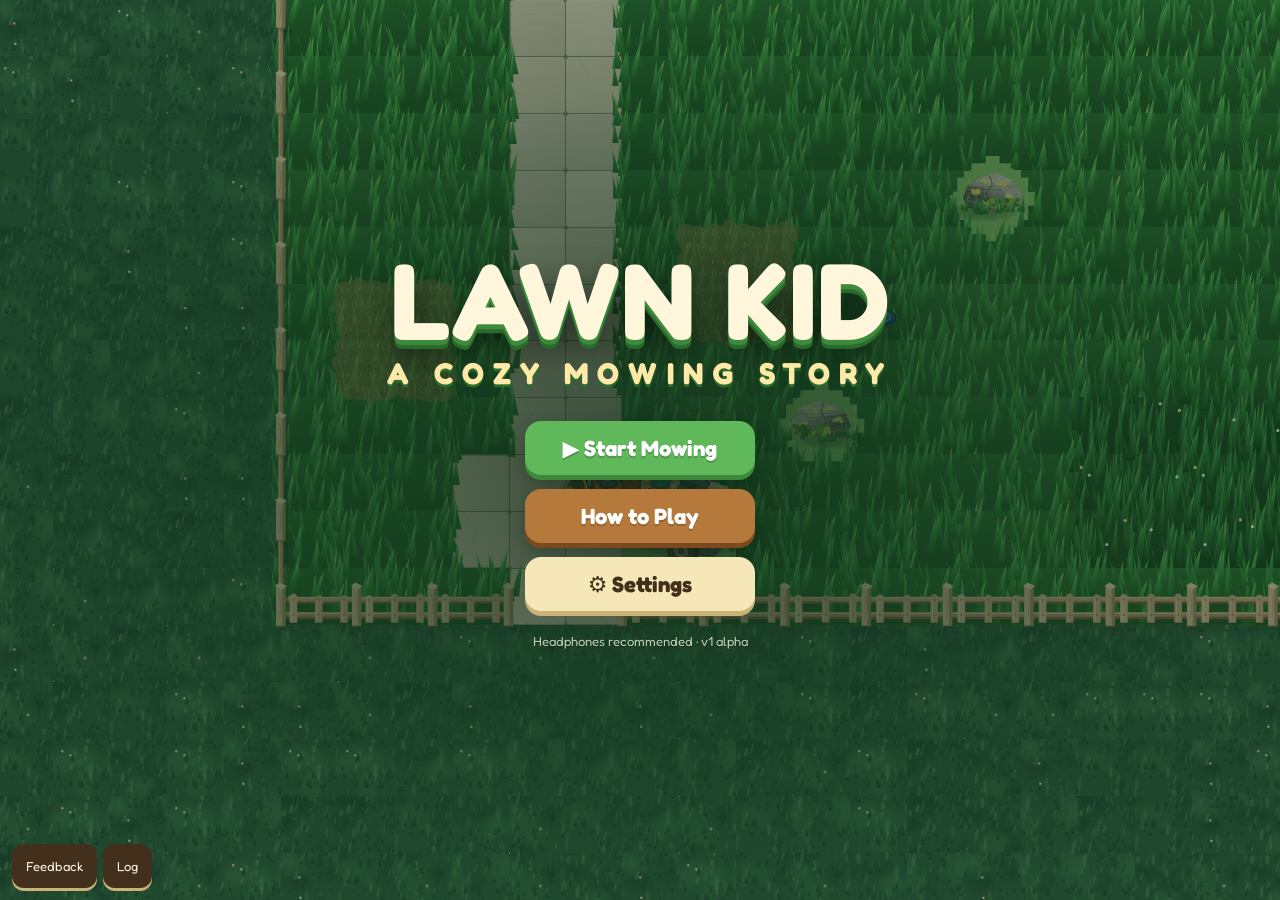
<file: index.html>
<!doctype html>
<html lang="en">
<head>
<meta charset="utf-8">
<meta name="viewport" content="width=device-width, initial-scale=1, maximum-scale=1, user-scalable=no, viewport-fit=cover">
<meta name="theme-color" content="#2b5a3a">
<meta name="apple-mobile-web-app-capable" content="yes">
<title>Lawn Kid</title>
<link rel="icon" href="data:image/svg+xml,%3Csvg xmlns='http://www.w3.org/2000/svg' viewBox='0 0 32 32'%3E%3Crect width='32' height='32' rx='7' fill='%236fc24b'/%3E%3Crect y='8' width='32' height='6' fill='%2386d557'/%3E%3Crect y='20' width='32' height='6' fill='%2386d557'/%3E%3Ccircle cx='16' cy='16' r='6' fill='%23d94a2b'/%3E%3C/svg%3E">
<link rel="preconnect" href="https://fonts.googleapis.com">
<link rel="preconnect" href="https://fonts.gstatic.com" crossorigin>
<link href="https://fonts.googleapis.com/css2?family=Fredoka:wght@400;500;600;700&display=swap" rel="stylesheet">
<link rel="stylesheet" href="css/style.css">
<link rel="stylesheet" href="css/feedback.css">
</head>
<body>
<div id="app">
  <canvas id="game"></canvas>

  <div id="hud" class="hidden">
    <div class="hud-top">
      <button id="hud-tool" class="chip tool-chip" title="Truck equipment (Q/E)"><span id="hud-tool-icon">🛞</span><span id="hud-tool-name">Push Reel Mower</span></button>
      <div class="cov-wrap">
        <div class="cov-bar"><div id="cov-fill"></div><div class="cov-mark" style="left:80%"></div></div>
        <div class="cov-text"><span id="cov-pct">0%</span> mowed · <span id="cov-time">0:00</span></div>
      </div>
      <div class="hud-right">
        <div class="chip" id="hud-time">0:00</div>
        <button id="hud-precision" class="chip icon-btn" title="Hold for Precision mode (Shift)" aria-label="Hold for Precision mode" aria-pressed="false">🎯</button>
        <button id="hud-lock" class="chip icon-btn" title="Straight-line lock (L)">↔</button>
        <button id="hud-zoom" class="chip icon-btn" title="Zoom (+/-)">🔍</button>
        <button id="hud-pause" class="chip icon-btn" title="Pause (Esc)">⏸</button>
      </div>
    </div>
    <div class="meter-wrap"><div class="meter-label" id="meter-label">Stamina</div><div class="meter"><div id="meter-fill"></div></div></div>
    <div id="precision-status" class="chip precision-status hidden" role="status">Precision mode · 30% speed</div>
    <div id="grounds-status" class="chip grounds-status" role="status"></div>
    <button id="btn-fertilize" class="big-btn grounds-action hidden">Scatter · Space</button>
    <div id="hint" class="hint hidden"></div>
    <button id="btn-finish" class="big-btn finish hidden">✔ Finish Job</button>
    <div id="touch-ui">
      <div id="joy-base"><div id="joy-knob"></div></div>
    </div>
  </div>

  <div id="screens"></div>
  <div id="toast" class="hidden"></div>
</div>
<script src="js/data.js"></script>
<script src="js/groundskeeping.js"></script>
<script src="js/precision.js"></script>
<script src="js/sim.js"></script>
<script src="js/bot.js"></script>
<script src="js/audio.js"></script>
<script src="js/sprites_nature.js"></script>
<script src="js/sprites_player.js"></script>
<script src="js/sprites_build.js"></script>
<script src="js/render.js"></script>
<script src="js/art-styles.js"></script>
<script src="js/feedback-capture.js"></script>
<script src="js/feedback.js"></script>
<script src="js/main.js"></script>
</body>
</html>
</file>
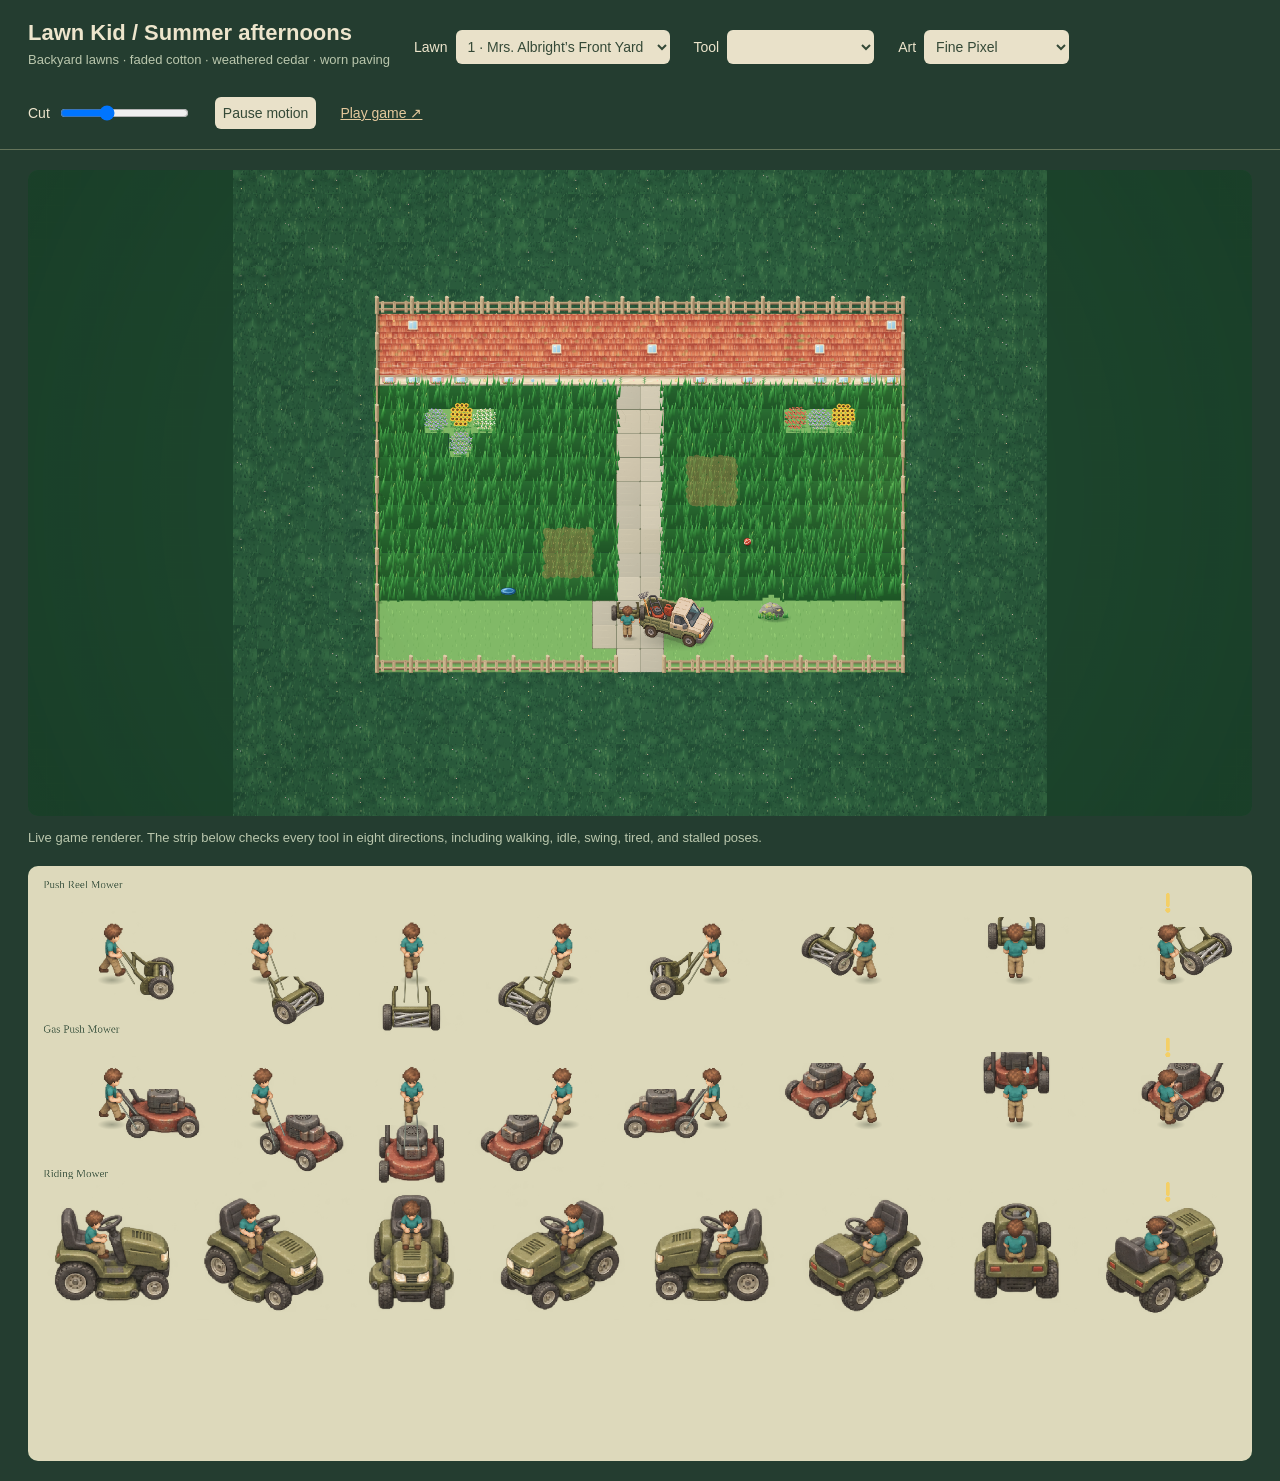
<file: mockups/art-review.html>
<!doctype html>
<html lang="en"><head><meta charset="utf-8"><meta name="viewport" content="width=device-width, initial-scale=1"><title>Lawn Kid · Art review</title>
<style>
*{box-sizing:border-box}body{margin:0;background:#243d30;color:#ede5cc;font:14px 'Trebuchet MS',sans-serif}header{padding:20px 28px;display:flex;gap:24px;align-items:center;flex-wrap:wrap;border-bottom:1px solid #64745a}h1{margin:0;font-size:22px}p{margin:6px 0;color:#bac7ad;font-size:13px}label{display:flex;align-items:center;gap:8px}select,button{font:inherit;background:#e9e1c9;color:#354937;border:0;border-radius:6px;padding:8px}main{padding:20px 28px}canvas{display:block;width:100%;border-radius:10px;background:#244b31}#cast{margin-top:18px}a{color:#e4c89c}.note{margin:12px 0;line-height:1.5}
</style></head><body>
<header><div><h1>Lawn Kid / Summer afternoons</h1><p>Backyard lawns · faded cotton · weathered cedar · worn paving</p></div>
<label>Lawn <select id="level"></select></label><label>Tool <select id="tool"></select></label><label>Art <select id="art"><option value="pixel">Fine Pixel</option><option value="realism">Textured Realism</option></select></label><label>Cut <input id="cut" type="range" min="0" max="100" value="35"></label><button id="motion">Pause motion</button><a href="../index.html">Play game ↗</a></header>
<main><canvas id="scene"></canvas><p class="note">Live game renderer. The strip below checks every tool in eight directions, including walking, idle, swing, tired, and stalled poses.</p><canvas id="cast"></canvas></main>
<script src="../js/data.js"></script><script src="../js/groundskeeping.js"></script><script src="../js/precision.js"></script>
<script src="../js/sim.js"></script><script src="../js/sprites_nature.js"></script><script src="../js/sprites_player.js"></script><script src="../js/sprites_build.js"></script><script src="../js/render.js"></script><script src="../js/art-styles.js"></script>
<script>
const M=MOW, scene=document.querySelector('#scene'), cast=document.querySelector('#cast'), level=document.querySelector('#level'), tool=document.querySelector('#tool'), cut=document.querySelector('#cut');
M.LEVELS.forEach((l,i)=>level.add(new Option((i+1)+' · '+l.name,i)));M.TOOL_ORDER.forEach(t=>tool.add(new Option(M.TOOLS[t].name,t)));
const query=new URLSearchParams(location.search);level.value=query.get('level')||'0';tool.value=query.get('tool')||'scythe';
let state, paused=query.has('still'), time=1.4;
const art=document.querySelector('#art');art.value=query.get('art')==='realism'?'realism':'pixel';
art.onchange=async()=>{await M.ArtStyles.setStyle(art.value);if(paused)draw()};
const casts=M.TOOL_ORDER.map(tool=>M.Sim.create(0,{upgrades:{}},tool));
function rebuild(){state=M.Sim.create(+level.value,{upgrades:{}},tool.value); M.Render.bake(state); const threshold=+cut.value/100;for(let y=0;y<state.H;y++)for(let x=0;x<state.W;x++){const i=y*state.W+x;if(state.grass[i]&&y>state.H*(1-threshold)){state.grass[i]=0;state.dir[i]=x%6<3?1:2;}}}
level.onchange=tool.onchange=cut.oninput=()=>{rebuild();if(paused)draw()};document.querySelector('#motion').textContent=paused?'Resume motion':'Pause motion';document.querySelector('#motion').onclick=()=>{paused=!paused;document.querySelector('#motion').textContent=paused?'Resume motion':'Pause motion'; if(!paused)draw()};
function size(cv,w,h){cv.width=w*2;cv.height=h*2;cv.style.aspectRatio=w+'/'+h;}
size(scene,1440,760);size(cast,1440,700);rebuild();
if(query.has('smoke')){
  try {
    const cv=document.createElement('canvas');cv.width=800;cv.height=500;
    let count=0;
    for(let l=0;l<M.LEVELS.length;l++)for(const t of M.TOOL_ORDER){
      const st=M.Sim.create(l,{upgrades:{}},t);M.Render.bake(st);
      const u=Math.min(cv.width/(st.W*M.CELL),cv.height/(st.H*M.CELL));
      M.Render.draw(cv.getContext('2d'),st,{x:0,y:0},cv.width,cv.height,u,1,{footprint:true});count++;
    }
    document.body.dataset.smoke='PASS: '+count+' lawn/tool scenes rendered'; const result=document.createElement('p'); result.textContent=document.body.dataset.smoke; document.querySelector('header').appendChild(result);
  } catch(e){document.body.dataset.smoke='FAIL: '+e.stack;}
}
function draw(){if(!paused)time+=1/60;const u=Math.min(scene.width/(state.W*M.CELL),scene.height/(state.H*M.CELL));const cam={x:(state.W*M.CELL-scene.width/u)/2,y:(state.H*M.CELL-scene.height/u)/2};M.Render.draw(scene.getContext('2d'),state,cam,scene.width,scene.height,u,time,{footprint:false});
const g=cast.getContext('2d');g.setTransform(2,0,0,2,0,0);g.fillStyle='#ddd9bb';g.fillRect(0,0,1440,700);
M.TOOL_ORDER.forEach((t,row)=>{g.fillStyle='#4d624d';g.font='13px Trebuchet MS';g.fillText(M.TOOLS[t].name,18,26+row*170);for(let col=0;col<8;col++){g.save();g.translate(95+col*178,130+row*170);g.scale(6,6);const cs=casts[row];cs.p.x=0;cs.p.y=0;cs.p.heading=col*Math.PI/4;cs.p.step=time*3;cs.moving=col<6;cs.engine=true;cs.tired=col===6;cs.stall=col===7?1:0;cs.sw=t==='scythe'&&col===0?{a0:0,t:time%M.SCYTHE.duration}:null;M.ArtStyles.drawPlayer(g,cs,time);g.restore();}});if(!paused)requestAnimationFrame(draw);}
M.ArtStyles.setStyle(art.value).then(draw);
</script></body></html>
</file>
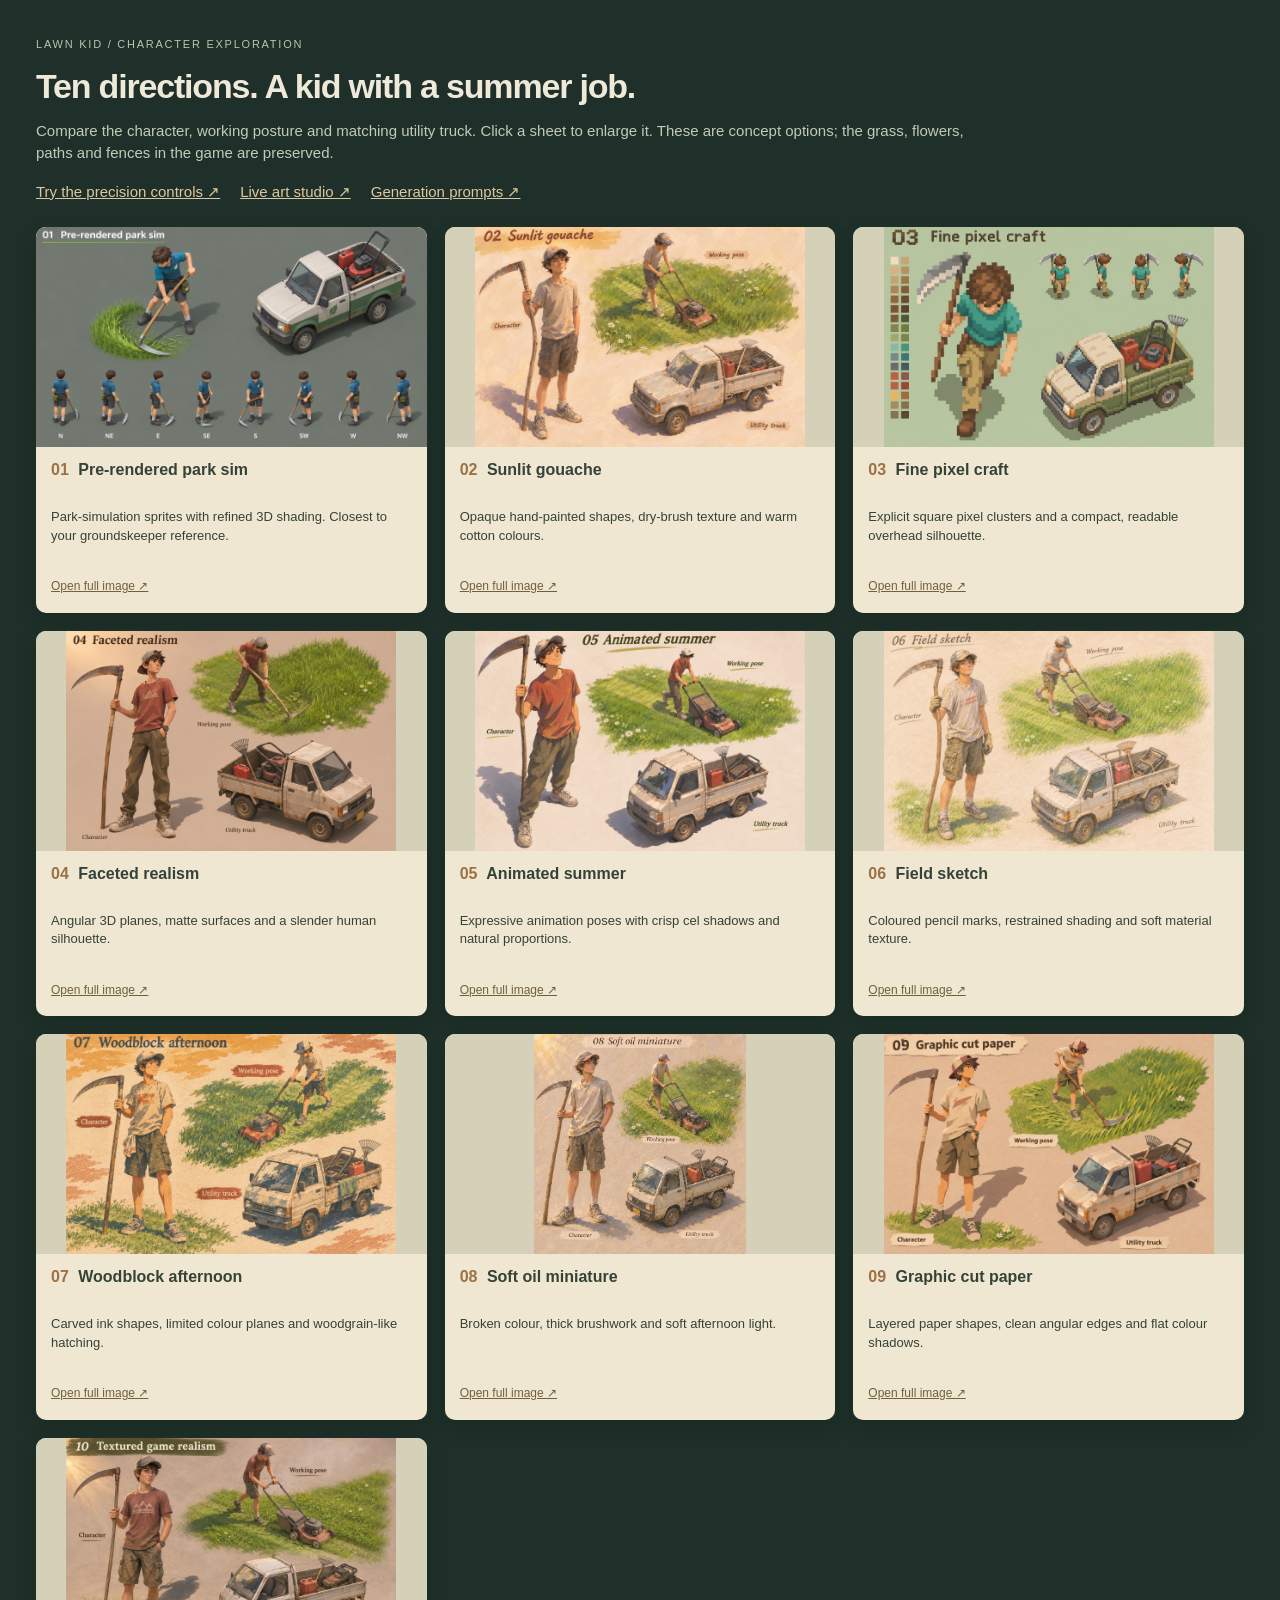
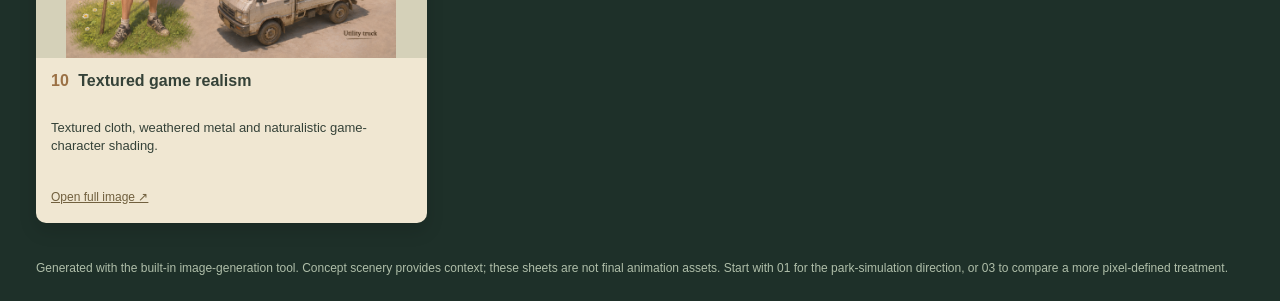
<file: mockups/character-styles.html>
<!doctype html><html lang="en"><head><meta charset="utf-8"><meta name="viewport" content="width=device-width,initial-scale=1"><title>Lawn Kid · Ten character directions</title><style>
*{box-sizing:border-box}body{margin:0;background:#1e3029;color:#eee9d8;font:15px/1.5 'Trebuchet MS',sans-serif}header{padding:32px 36px 24px;max-width:1800px;margin:auto}small{color:#b9c5af;letter-spacing:.16em;text-transform:uppercase;font-size:11px}h1{font-size:34px;letter-spacing:-.035em;margin:6px 0 8px}header p{margin:0;max-width:950px;color:#c2cbb8}nav{margin-top:16px;display:flex;gap:20px;flex-wrap:wrap}a{color:#ddc89e}main{display:grid;grid-template-columns:repeat(5,minmax(0,1fr));gap:18px;padding:0 36px 36px;max-width:1800px;margin:auto}article{background:#f0e7d2;color:#354238;border-radius:10px;overflow:hidden;box-shadow:0 8px 18px #0002}.sheet{display:block;width:100%;padding:0;border:0;background:#d5d1b9;cursor:zoom-in}.sheet img{display:block;width:100%;height:240px;object-fit:contain}button:focus-visible,a:focus-visible{outline:3px solid #e5b94a;outline-offset:3px}.copy{padding:13px 15px 16px}h2{font-size:16px;line-height:1.25;margin:0 0 8px;min-height:40px}h2 span{color:#9b7145;margin-right:5px}.copy p{font-size:13px;line-height:1.45;margin:0 0 9px;min-height:57px}.copy a{color:#71603e;font-size:12px}dialog{border:0;padding:16px;background:#20352c;color:#f2ecdb;width:min(1500px,96vw);max-height:96vh;border-radius:12px}dialog::backdrop{background:#07170de8}.modal-top{display:flex;align-items:center;gap:12px;margin-bottom:12px}.modal-top h2{margin:0;min-height:0;flex:1}.modal-top button{border:1px solid #8e9c85;background:#334c3b;color:inherit;border-radius:6px;padding:8px 12px;cursor:pointer}#large{display:block;width:100%;height:78vh;object-fit:contain;background:#d2ccb9}footer{padding:0 36px 24px;color:#afbea9;font-size:12px}@media(max-width:1300px){main{grid-template-columns:repeat(3,minmax(0,1fr))}.sheet img{height:220px}}@media(max-width:760px){main{grid-template-columns:repeat(2,minmax(0,1fr));padding:0 16px 20px;gap:12px}header{padding:24px 16px}h1{font-size:27px}.sheet img{height:180px}.copy p{min-height:0}h2{font-size:14px}}@media(max-width:460px){main{grid-template-columns:1fr}.sheet img{height:auto;max-height:360px}}
</style></head><body><header><small>Lawn Kid / Character exploration</small><h1>Ten directions. A kid with a summer job.</h1><p>Compare the character, working posture and matching utility truck. Click a sheet to enlarge it. These are concept options; the grass, flowers, paths and fences in the game are preserved.</p><nav><a href="../index.html?level=1">Try the precision controls ↗</a><a href="art-review.html">Live art studio ↗</a><a href="character-styles/prompts.json">Generation prompts ↗</a></nav></header><main><article><button class="sheet" data-index="0" aria-label="Enlarge style 01: Pre-rendered park sim"><img src="character-styles/01-park-sim.png" alt="Pre-rendered park sim character, working pose and matching utility truck"></button><div class="copy"><h2><span>01</span> Pre-rendered park sim</h2><p>Park-simulation sprites with refined 3D shading. Closest to your groundskeeper reference.</p><a href="character-styles/01-park-sim.png" target="_blank">Open full image ↗</a></div></article><article><button class="sheet" data-index="1" aria-label="Enlarge style 02: Sunlit gouache"><img src="character-styles/02-gouache.png" alt="Sunlit gouache character, working pose and matching utility truck"></button><div class="copy"><h2><span>02</span> Sunlit gouache</h2><p>Opaque hand-painted shapes, dry-brush texture and warm cotton colours.</p><a href="character-styles/02-gouache.png" target="_blank">Open full image ↗</a></div></article><article><button class="sheet" data-index="2" aria-label="Enlarge style 03: Fine pixel craft"><img src="character-styles/03-fine-pixel.png" alt="Fine pixel craft character, working pose and matching utility truck"></button><div class="copy"><h2><span>03</span> Fine pixel craft</h2><p>Explicit square pixel clusters and a compact, readable overhead silhouette.</p><a href="character-styles/03-fine-pixel.png" target="_blank">Open full image ↗</a></div></article><article><button class="sheet" data-index="3" aria-label="Enlarge style 04: Faceted realism"><img src="character-styles/04-low-poly.png" alt="Faceted realism character, working pose and matching utility truck"></button><div class="copy"><h2><span>04</span> Faceted realism</h2><p>Angular 3D planes, matte surfaces and a slender human silhouette.</p><a href="character-styles/04-low-poly.png" target="_blank">Open full image ↗</a></div></article><article><button class="sheet" data-index="4" aria-label="Enlarge style 05: Animated summer"><img src="character-styles/05-animation.png" alt="Animated summer character, working pose and matching utility truck"></button><div class="copy"><h2><span>05</span> Animated summer</h2><p>Expressive animation poses with crisp cel shadows and natural proportions.</p><a href="character-styles/05-animation.png" target="_blank">Open full image ↗</a></div></article><article><button class="sheet" data-index="5" aria-label="Enlarge style 06: Field sketch"><img src="character-styles/06-pencil.png" alt="Field sketch character, working pose and matching utility truck"></button><div class="copy"><h2><span>06</span> Field sketch</h2><p>Coloured pencil marks, restrained shading and soft material texture.</p><a href="character-styles/06-pencil.png" target="_blank">Open full image ↗</a></div></article><article><button class="sheet" data-index="6" aria-label="Enlarge style 07: Woodblock afternoon"><img src="character-styles/07-woodblock.png" alt="Woodblock afternoon character, working pose and matching utility truck"></button><div class="copy"><h2><span>07</span> Woodblock afternoon</h2><p>Carved ink shapes, limited colour planes and woodgrain-like hatching.</p><a href="character-styles/07-woodblock.png" target="_blank">Open full image ↗</a></div></article><article><button class="sheet" data-index="7" aria-label="Enlarge style 08: Soft oil miniature"><img src="character-styles/08-oil.png" alt="Soft oil miniature character, working pose and matching utility truck"></button><div class="copy"><h2><span>08</span> Soft oil miniature</h2><p>Broken colour, thick brushwork and soft afternoon light.</p><a href="character-styles/08-oil.png" target="_blank">Open full image ↗</a></div></article><article><button class="sheet" data-index="8" aria-label="Enlarge style 09: Graphic cut paper"><img src="character-styles/09-paper.png" alt="Graphic cut paper character, working pose and matching utility truck"></button><div class="copy"><h2><span>09</span> Graphic cut paper</h2><p>Layered paper shapes, clean angular edges and flat colour shadows.</p><a href="character-styles/09-paper.png" target="_blank">Open full image ↗</a></div></article><article><button class="sheet" data-index="9" aria-label="Enlarge style 10: Textured game realism"><img src="character-styles/10-realism.png" alt="Textured game realism character, working pose and matching utility truck"></button><div class="copy"><h2><span>10</span> Textured game realism</h2><p>Textured cloth, weathered metal and naturalistic game-character shading.</p><a href="character-styles/10-realism.png" target="_blank">Open full image ↗</a></div></article></main><footer>Generated with the built-in image-generation tool. Concept scenery provides context; these sheets are not final animation assets. Start with 01 for the park-simulation direction, or 03 to compare a more pixel-defined treatment.</footer><dialog id="detail"><div class="modal-top"><button id="prev" aria-label="Previous style">←</button><h2 id="name"></h2><button id="next" aria-label="Next style">→</button><button id="close">Close ×</button></div><img id="large" alt=""></dialog><script>
const sheets=[...document.querySelectorAll('.sheet')], modal=document.querySelector('#detail');let current=0;
function display(i){current=(i+sheets.length)%sheets.length;const src=sheets[current].querySelector('img');document.querySelector('#large').src=src.src;document.querySelector('#large').alt=src.alt;document.querySelector('#name').textContent=sheets[current].parentElement.querySelector('h2').textContent;}
sheets.forEach((button,i)=>button.onclick=()=>{display(i);modal.showModal()});document.querySelector('#close').onclick=()=>modal.close();document.querySelector('#prev').onclick=()=>display(current-1);document.querySelector('#next').onclick=()=>display(current+1);modal.addEventListener('keydown',e=>{if(e.key==='ArrowLeft')display(current-1);if(e.key==='ArrowRight')display(current+1)});
</script></body></html>
</file>
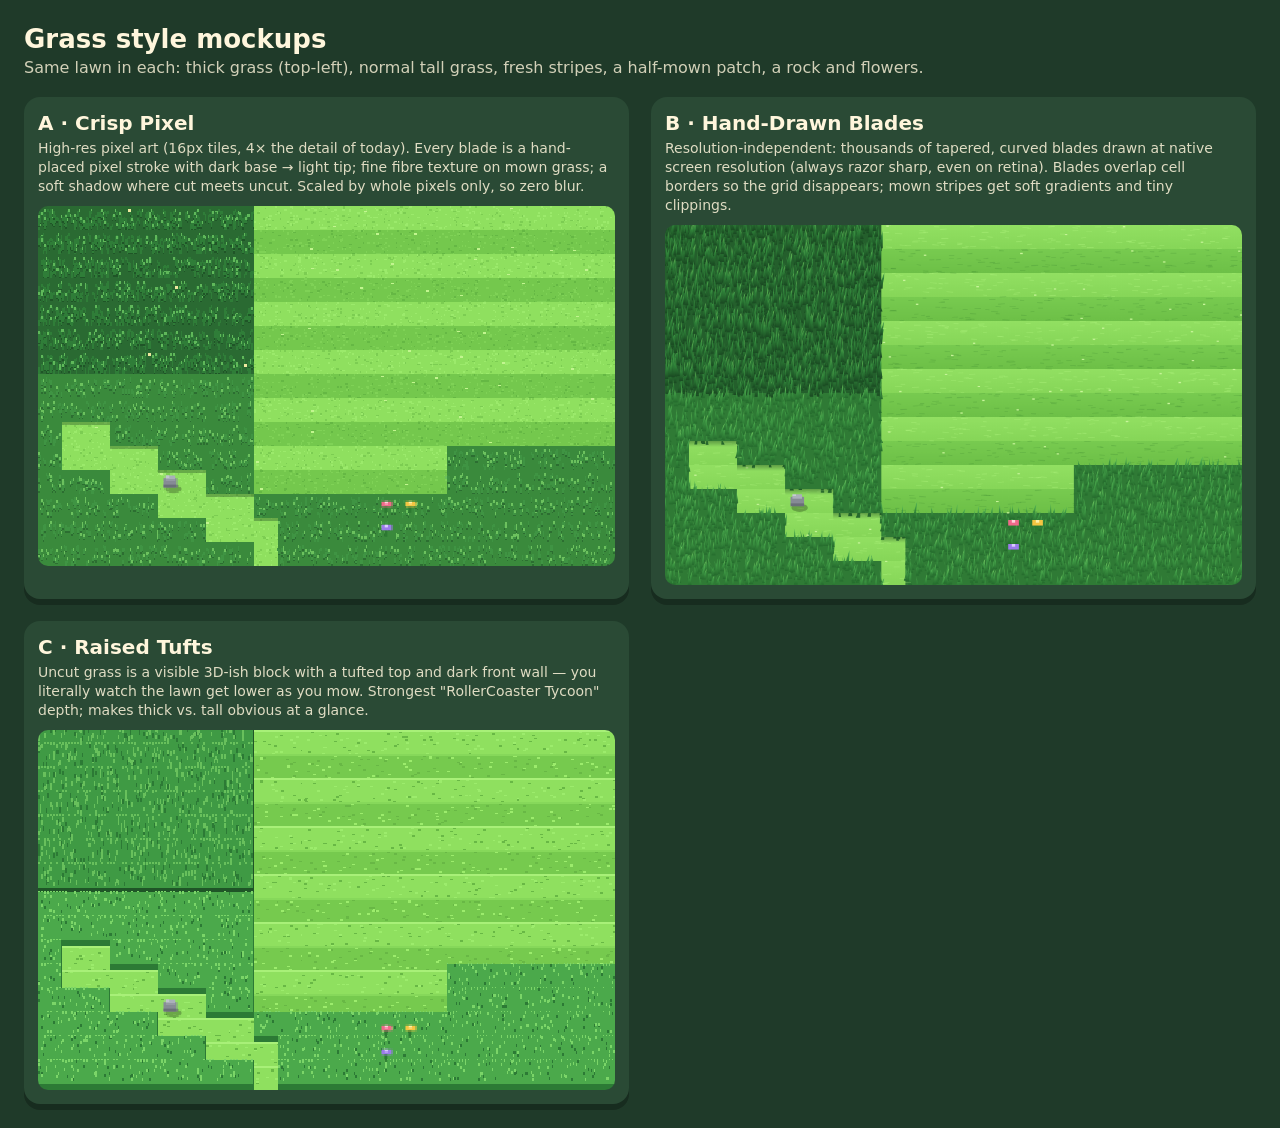
<file: mockups/grass.html>
<!doctype html>
<html lang="en"><head><meta charset="utf-8"><meta name="viewport" content="width=device-width,initial-scale=1">
<title>Lawn Kid — grass style mockups</title>
<style>
  body{margin:0;background:#1f3a29;color:#fff6dc;font-family:ui-rounded,"Trebuchet MS",system-ui,sans-serif;padding:24px}
  h1{margin:0 0 4px;font-size:26px} p.sub{margin:0 0 20px;opacity:.8}
  .grid{display:grid;grid-template-columns:repeat(auto-fit,minmax(420px,1fr));gap:22px}
  .card{background:#2a4a35;border-radius:16px;padding:14px;box-shadow:0 6px 0 rgba(0,0,0,.25)}
  .card h2{margin:0 0 2px;font-size:20px} .card p{margin:4px 0 10px;font-size:14px;opacity:.85;line-height:1.35}
  canvas{display:block;width:100%;height:auto;border-radius:10px;image-rendering:pixelated}
  canvas.smooth{image-rendering:auto}
</style></head><body>
<h1>Grass style mockups</h1>
<p class="sub">Same lawn in each: thick grass (top-left), normal tall grass, fresh stripes, a half-mown patch, a rock and flowers.</p>
<div class="grid" id="g"></div>
<script>
const W=24,H=15;
function hash(x,y,s){let h=(x*374761393+y*668265263+(s||0)*982451653)|0;h=(h^(h>>>13))*1274126177|0;return((h^(h>>>16))>>>0)/4294967295}
// scene: grass 0 cut, 1 tall, 2 thick ; dir 1=light stripe, 2=dark stripe
const sc={g:[],d:[]};
for(let y=0;y<H;y++){sc.g[y]=[];sc.d[y]=[];for(let x=0;x<W;x++){
  let g=1; if(x<9&&y<7)g=2;
  if(x>=9&&y<10) g=0;                     // mown stripes (rows alternate)
  if(x>=9&&y>=10&&y<12&&x<17) g=0;        // a partially mown lane
  if(x>=17&&y>=10) g=1;
  if(x>=9&&y>=12) g=1;
  if(x<9&&y>=7&&y<9)g=1;
  sc.g[y][x]=g; sc.d[y][x]=(y%2)?2:1; }}
// diagonal "freshly cut" pass through the tall area
for(let i=0;i<9;i++){const x=1+i,y=9+((i/2)|0); if(sc.g[y]&&sc.g[y][x]===1){sc.g[y][x]=0;sc.d[y][x]=1;} if(sc.g[y+1]&&sc.g[y+1][x]===1){sc.g[y+1][x]=0;sc.d[y+1][x]=1;}}
const rock={x:5.5,y:11.5}, flowers=[[14.5,12.5],[15.5,12.5],[14.5,13.5]];

function mk(S,smooth,scale){const c=document.createElement('canvas');c.width=W*S*scale;c.height=H*S*scale;if(smooth)c.className='smooth';const x=c.getContext('2d');x.scale(scale,scale);x.imageSmoothingEnabled=false;return[c,x]}
const px=(x,c,X,Y,w,h)=>{x.fillStyle=c;x.fillRect(X,Y,w||1,h||1)};

/* ---------- A: crisp pixel, 16px cells, rich detail ---------- */
function styleA(){
  const S=16,[c,x]=mk(S,false,1);
  for(let y=0;y<H;y++)for(let cx=0;cx<W;cx++){
    const g=sc.g[y][cx],X=cx*S,Y=y*S,hv=hash(cx,y,1);
    if(g===0){
      const l=sc.d[y][cx]===1; px(x,l?'#8fe05f':'#74c84d',X,Y,S,S);
      // fine mow texture: horizontal-ish fibres + dither
      for(let k=0;k<26;k++){const hx=hash(cx,y,k)*S|0,hy=hash(cx,y,k+50)*S|0; px(x,k%3?(l?'#9bea6b':'#7fd256'):(l?'#7ccd52':'#65b844'),X+hx,Y+hy,k%4?1:2,1)}
      if(hash(cx,y,9)>.7)px(x,'#c2f58f',X+(hash(cx,y,4)*13|0),Y+(hash(cx,y,5)*14|0),2,1);
    }else{
      const thick=g===2; px(x,thick?'#2a6a32':'#3a8a3c',X,Y,S,S);
      const n=thick?22:15;
      for(let k=0;k<n;k++){
        const hx=hash(cx,y,k+100)*S|0,hy=(hash(cx,y,k+200)*(S-5)|0)+2,len=thick?5+(hash(cx,y,k+7)*3|0):4+(hash(cx,y,k+7)*2|0),lean=hash(cx,y,k+300)>.5?1:-1;
        const shade=hash(cx,y,k+400);
        const base=thick?'#1f5527':'#2c6e31',mid=thick?'#2f7d38':'#3f9443',tip=thick?'#5fb85a':'#6cc15e';
        px(x,base,X+hx,Y+hy+len-1,1,1);px(x,mid,X+hx,Y+hy+1,1,len-2);px(x,shade>.5?tip:mid,X+hx+(len>4?lean:0),Y+hy,1,2);
      }
      if(thick&&hash(cx,y,70)>.9)px(x,'#f0e8a0',X+(hash(cx,y,71)*14|0)+1,Y+(hash(cx,y,72)*10|0)+2,2,2);
    }
  }
  // soft cut-edge shadow: dark line where tall meets cut (tall is "taller")
  for(let y=0;y<H;y++)for(let cx=0;cx<W;cx++){ if(sc.g[y][cx]===0&&y>0&&sc.g[y-1][cx]>0) px(x,'rgba(30,70,30,.35)',cx*S,y*S,S,2); }
  prop(x,S,false);return c;
}

/* ---------- B: individual blades at native resolution (organic) ---------- */
function styleB(){
  const S=20,scale=2,[c,x]=mk(S,true,scale);
  c.className='smooth';
  // flat bases with soft stripe gradients
  for(let y=0;y<H;y++)for(let cx=0;cx<W;cx++){
    const g=sc.g[y][cx];
    if(g===0){const l=sc.d[y][cx]===1;const gr=x.createLinearGradient(0,y*S,0,y*S+S);
      gr.addColorStop(0,l?'#92e062':'#78cb50');gr.addColorStop(1,l?'#86d658':'#6dc047');x.fillStyle=gr;x.fillRect(cx*S,y*S,S+.5,S+.5)}
    else {x.fillStyle=g===2?'#245f2c':'#2f7a35';x.fillRect(cx*S,y*S,S+.5,S+.5)}
  }
  // blades for tall/thick; drawn over cell borders so no grid shows
  for(let y=0;y<H;y++)for(let cx=0;cx<W;cx++){
    const g=sc.g[y][cx]; if(!g)continue;
    const n=g===2?34:22;
    for(let k=0;k<n;k++){
      const bx=(cx+hash(cx,y,k))*S,by=(y+hash(cx,y,k+60))*S+4,hgt=(g===2?12:9)+hash(cx,y,k+9)*5,lean=(hash(cx,y,k+33)-.5)*7,w=1.1+hash(cx,y,k+5)*.7;
      const t=hash(cx,y,k+13);
      const gr=x.createLinearGradient(bx,by,bx+lean,by-hgt);
      gr.addColorStop(0,g===2?'#1a4a22':'#256b2d');gr.addColorStop(.6,g===2?'#2f8239':'#3f9a45');gr.addColorStop(1,t>.5?(g===2?'#72c75f':'#7fd468'):(g===2?'#4aa84f':'#58b957'));
      x.fillStyle=gr;x.beginPath();x.moveTo(bx-w,by);x.quadraticCurveTo(bx+lean*.2,by-hgt*.6,bx+lean,by-hgt);x.quadraticCurveTo(bx+lean*.5+w*.4,by-hgt*.5,bx+w,by);x.closePath();x.fill();
    }
  }
  // clippings & fibre on cut grass
  for(let y=0;y<H;y++)for(let cx=0;cx<W;cx++){ if(sc.g[y][cx])continue; const l=sc.d[y][cx]===1;
    x.strokeStyle=l?'rgba(190,255,140,.28)':'rgba(40,110,40,.18)';x.lineWidth=.7;
    for(let k=0;k<7;k++){const bx=(cx+hash(cx,y,k+500))*S,by=(y+hash(cx,y,k+600))*S;x.beginPath();x.moveTo(bx,by);x.lineTo(bx+3+hash(cx,y,k+7)*3,by+(hash(cx,y,k+9)-.5));x.stroke()}
    if(hash(cx,y,3)>.6){x.fillStyle='#c8f59a';x.fillRect((cx+hash(cx,y,31))*S,(y+hash(cx,y,32))*S,2,1)}
  }
  // soft shadow where tall grass meets cut
  for(let y=1;y<H;y++)for(let cx=0;cx<W;cx++){ if(sc.g[y][cx]===0&&sc.g[y-1][cx]>0){const gr=x.createLinearGradient(0,y*S,0,y*S+5);gr.addColorStop(0,'rgba(20,60,25,.4)');gr.addColorStop(1,'rgba(20,60,25,0)');x.fillStyle=gr;x.fillRect(cx*S,y*S,S,5)} }
  prop(x,S,true);return c;
}

/* ---------- C: raised tufts — height you can see, lowered when mown ---------- */
function styleC(){
  const S=16,[c,x]=mk(S,false,1);
  // ground / cut layer first
  for(let y=0;y<H;y++)for(let cx=0;cx<W;cx++){
    const g=sc.g[y][cx],X=cx*S,Y=y*S;
    const l=sc.d[y][cx]===1;
    if(g===0){px(x,l?'#8fe05f':'#76ca4e',X,Y,S,S);
      for(let k=0;k<8;k++)px(x,k%2?'#9cec6c':'#68b845',X+(hash(cx,y,k)*S|0),Y+(hash(cx,y,k+9)*S|0),2,1);
      px(x,l?'#a8f078':'#86d85a',X,Y,S,1)}
    else px(x,'#2a6430',X,Y,S,S);
  }
  // raised tall/thick cells, painter's order (top→bottom) so lower rows overlap
  for(let y=0;y<H;y++)for(let cx=0;cx<W;cx++){
    const g=sc.g[y][cx]; if(!g)continue; const X=cx*S,h=g===2?7:4,Y=y*S-h;
    const top=g===2?'#3f9a44':'#4ba94b',side=g===2?'#1f5527':'#2c7a35',hi=g===2?'#68c05c':'#7bd568';
    // front face (south) visible if cell below is lower
    const below=sc.g[y+1]?sc.g[y+1][cx]:0;
    if(below<g)px(x,side,X,Y+S,S,h+ (below?0:0)); // front wall
    px(x,top,X,Y,S,S);
    // blade texture on top
    for(let k=0;k<(g===2?16:11);k++){const bx=hash(cx,y,k+100)*S|0,by=hash(cx,y,k+200)*(S-3)|0;px(x,k%3?hi:'#2c7a35',X+bx,Y+by,1,g===2?3:2)}
    // tufted fringe along top edge
    for(let i=0;i<S;i+=2){ if(hash(cx,y,i+300)>.4) px(x,hi,X+i,Y-1,1,1+(hash(cx,y,i+310)>.6?1:0)) }
    // right-edge darkening if neighbour lower
    const right=sc.g[y][cx+1];if(right!==undefined&&right<g)px(x,side,X+S-1,Y,1,S);
  }
  prop(x,S,false);return c;
}

function prop(x,S,smooth){
  // rock
  const rx=rock.x*S,ry=rock.y*S;
  x.fillStyle='rgba(0,0,0,.25)';x.beginPath();x.ellipse(rx+2,ry+S*.28,S*.34,S*.17,0,0,7);x.fill();
  x.fillStyle='#868b95';x.fillRect(rx-S*.28,ry-S*.18,S*.56,S*.4);x.fillStyle='#aab0ba';x.fillRect(rx-S*.2,ry-S*.28,S*.4,S*.18);x.fillStyle='#c6cbd3';x.fillRect(rx-S*.2,ry-S*.28,S*.15,S*.08);x.fillStyle='#6a6f78';x.fillRect(rx-S*.28,ry+S*.1,S*.56,S*.12);
  // flowers
  const cols=[['#f06a8a','#ffd1dc'],['#f5c542','#fff1a8'],['#9b7bea','#d9ccff']];
  flowers.forEach(([fx,fy],i)=>{const X=fx*S,Y=fy*S,cl=cols[i%3];x.fillStyle='#2d7a32';x.fillRect(X-S*.1,Y,S*.12,S*.3);x.fillStyle=cl[0];x.fillRect(X-S*.22,Y-S*.2,S*.44,S*.22);x.fillStyle=cl[1];x.fillRect(X-S*.08,Y-S*.2,S*.14,S*.1)});
}

const defs=[
  ['A · Crisp Pixel','High-res pixel art (16px tiles, 4× the detail of today). Every blade is a hand-placed pixel stroke with dark base → light tip; fine fibre texture on mown grass; a soft shadow where cut meets uncut. Scaled by whole pixels only, so zero blur.',styleA],
  ['B · Hand-Drawn Blades','Resolution-independent: thousands of tapered, curved blades drawn at native screen resolution (always razor sharp, even on retina). Blades overlap cell borders so the grid disappears; mown stripes get soft gradients and tiny clippings.',styleB],
  ['C · Raised Tufts','Uncut grass is a visible 3D-ish block with a tufted top and dark front wall — you literally watch the lawn get lower as you mow. Strongest "RollerCoaster Tycoon" depth; makes thick vs. tall obvious at a glance.',styleC],
];
const g=document.getElementById('g');
for(const [t,d,f] of defs){const card=document.createElement('div');card.className='card';card.innerHTML=`<h2>${t}</h2><p>${d}</p>`;card.appendChild(f());g.appendChild(card)}
</script></body></html>
</file>
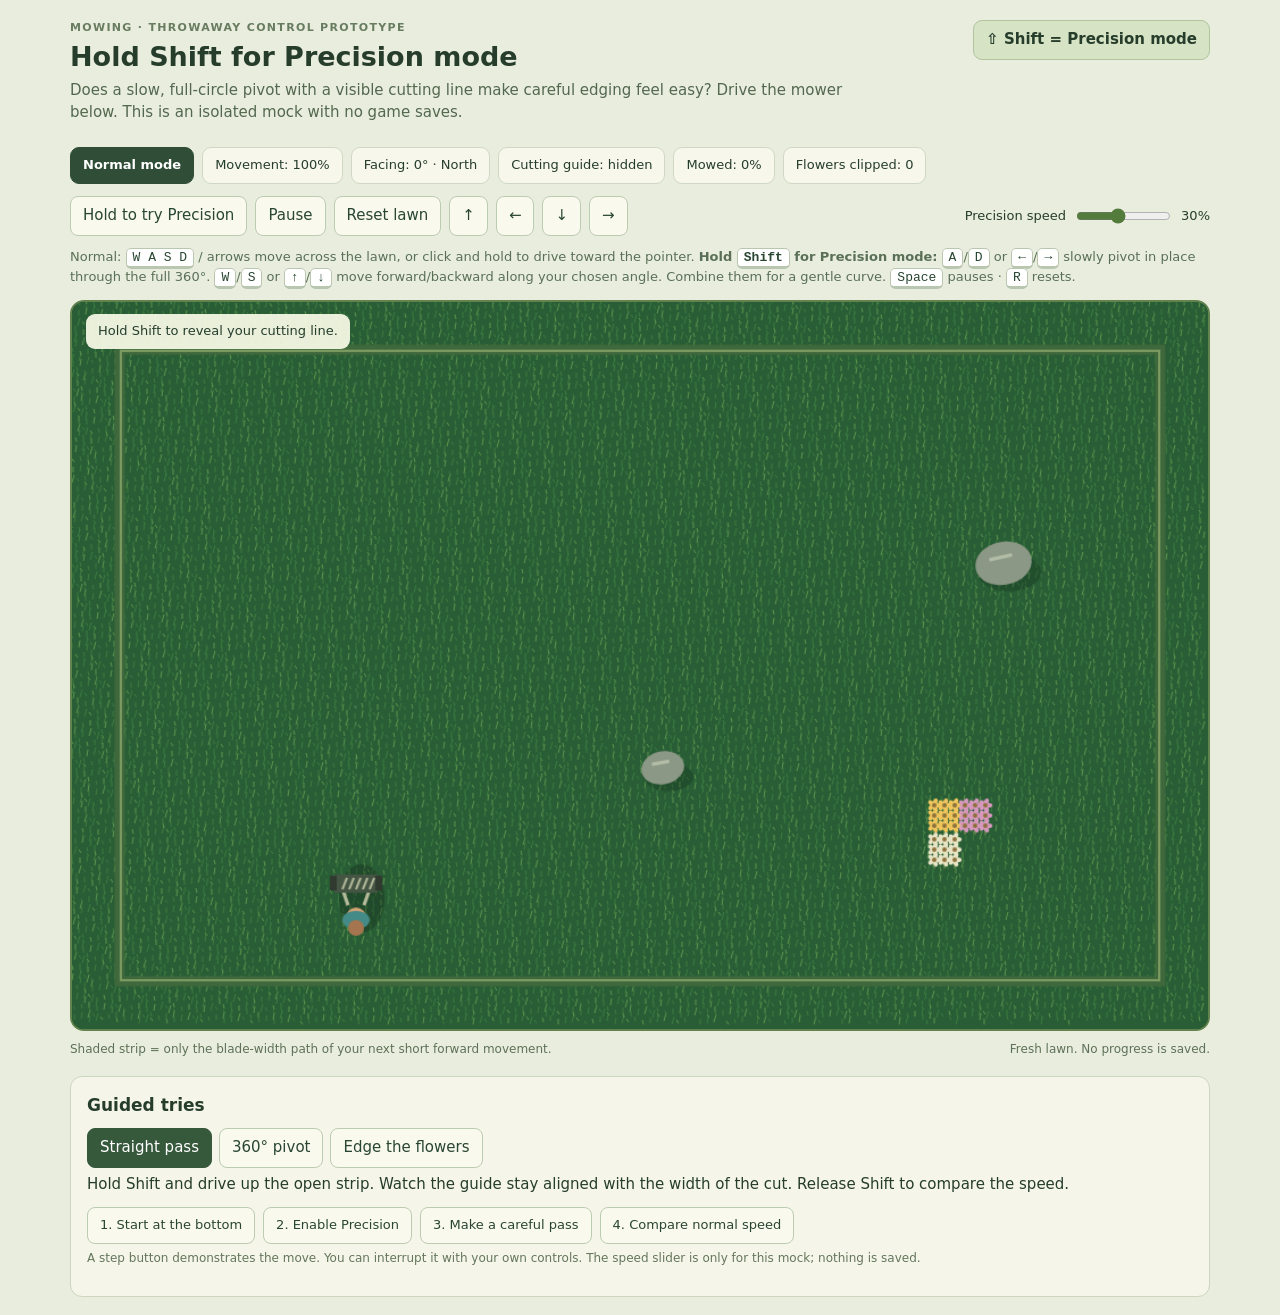
<file: mockups/precision-mode-prototype.html>
<!doctype html>
<html lang="en"><head><meta charset="utf-8"><meta name="viewport" content="width=device-width, initial-scale=1"><title>Mowing · Precision mode mock</title>
<style>
:root{font:15px/1.45 ui-rounded,"Trebuchet MS",system-ui,sans-serif;color:#263d2c;background:#e9edde}*{box-sizing:border-box}body{margin:0}main{max-width:1180px;margin:auto;padding:20px}header{display:flex;justify-content:space-between;gap:18px;align-items:start}h1{font-size:27px;line-height:1.15;margin:5px 0 8px}p{margin:6px 0 12px}.eyebrow{font-size:11px;letter-spacing:.12em;font-weight:800;text-transform:uppercase;color:#687c60}.intro{max-width:780px;color:#53684e}.badge{background:#d6e4c5;padding:8px 12px;border:1px solid #b1c49e;border-radius:9px;white-space:nowrap;font-weight:700}.state{display:flex;flex-wrap:wrap;gap:8px;margin:12px 0}.state span{background:#f7f7ec;border:1px solid #d0d8c5;border-radius:9px;padding:8px 12px;font-size:13px}.state .mode{background:#304e37;color:#fff;border-color:#304e37;font-weight:700}.state .mode.active{background:#517c39}.controls{display:flex;flex-wrap:wrap;gap:8px;align-items:center;margin:12px 0}button,select,input{font:inherit}button,select{background:#f9f9ee;color:#294632;border:1px solid #bcccb1;border-radius:8px;padding:8px 12px;cursor:pointer}button:focus-visible,select:focus-visible,input:focus-visible{outline:3px solid #8aab65;outline-offset:2px}button[aria-pressed=true],.tabs button[aria-selected=true]{background:#36593c;color:white;border-color:#36593c}kbd{background:#fff;border:1px solid #bac7b0;border-bottom-width:3px;border-radius:5px;padding:1px 6px;color:#294632}.hint{font-size:13px;color:#5a7056}.board{position:relative;border-radius:14px;overflow:hidden;border:2px solid #63834e;background:#294f31}canvas{display:block;width:100%;height:auto;touch-action:none}.board-note{position:absolute;left:14px;top:12px;background:rgba(246,249,229,.94);padding:8px 12px;border-radius:9px;font-size:13px;pointer-events:none}.board-note.active{background:#e2edb5;color:#2b4b28}.tuning{display:flex;gap:8px;align-items:center;font-size:13px;margin-left:auto}.tuning input{width:95px;accent-color:#537c3c}.walkthrough{margin-top:18px;padding:16px;background:#f5f6e9;border:1px solid #ccd6bf;border-radius:12px}.tabs{display:flex;flex-wrap:wrap;gap:7px}.walkthrough h2{font-size:17px;margin:0 0 10px}.steps{display:flex;gap:8px;flex-wrap:wrap;margin-top:10px}.steps button{font-size:13px}.steps button.done{border-color:#759761;background:#e0e9d2}.fine{font-size:12px;color:#64765c}.footer{display:flex;justify-content:space-between;gap:12px;margin:10px 0 0;font-size:12px;color:#5e7157}@media(max-width:640px){main{padding:12px}header{display:block}.badge{display:inline-block;font-size:12px;margin-bottom:6px}h1{font-size:24px}.tuning{margin-left:0}.state{gap:5px}.state span{padding:6px 8px;font-size:11px}.board-note{font-size:10px;left:8px;top:8px;padding:5px 7px}.footer{display:block}button{min-height:40px}}
</style></head><body><main>
<header><div><div class="eyebrow">Mowing · throwaway control prototype</div><h1>Hold Shift for Precision mode</h1><p class="intro">Does a slow, full-circle pivot with a visible cutting line make careful edging feel easy? Drive the mower below. This is an isolated mock with no game saves.</p></div><span class="badge">⇧ Shift = Precision mode</span></header>
<div class="state" aria-live="polite"><span class="mode" id="mode">Normal mode</span><span id="speed">Movement: 100%</span><span id="direction">Facing: North</span><span id="guide">Cutting guide: hidden</span><span id="cut">Mowed: 0%</span><span id="care">Flowers clipped: 0</span></div>
<div class="controls"><button id="precision" aria-pressed="false">Hold to try Precision</button><button id="pause" aria-pressed="false">Pause</button><button id="reset">Reset lawn</button><button id="up" aria-label="Drive north">↑</button><button id="left" aria-label="Drive west">←</button><button id="down" aria-label="Drive south">↓</button><button id="right" aria-label="Drive east">→</button><label class="tuning">Precision speed <input id="slow" type="range" min="15" max="50" value="30"><output id="slow-value">30%</output></label></div>
<p class="hint">Normal: <kbd>W A S D</kbd> / arrows move across the lawn, or click and hold to drive toward the pointer. <b>Hold <kbd>Shift</kbd> for Precision mode:</b> <kbd>A</kbd>/<kbd>D</kbd> or <kbd>←</kbd>/<kbd>→</kbd> slowly pivot in place through the full 360°. <kbd>W</kbd>/<kbd>S</kbd> or <kbd>↑</kbd>/<kbd>↓</kbd> move forward/backward along your chosen angle. Combine them for a gentle curve. <kbd>Space</kbd> pauses · <kbd>R</kbd> resets.</p>
<div class="board"><canvas id="lawn" width="1000" height="640" aria-label="Playable precision-mode practice lawn"></canvas><div class="board-note" id="board-note">Hold Shift to reveal your cutting line.</div></div>
<div class="footer"><span>Shaded strip = only the blade-width path of your next short forward movement.</span><span id="status">Hold Shift + left/right to pivot. Add up/down when you are lined up.</span></div>
<section class="walkthrough"><h2>Guided tries</h2><div class="tabs" role="tablist" aria-label="Practice scenarios"><button role="tab" data-scenario="straight" aria-selected="true">Straight pass</button><button role="tab" data-scenario="turn" aria-selected="false">360° pivot</button><button role="tab" data-scenario="flowers" aria-selected="false">Edge the flowers</button></div><p id="scenario-text"></p><div class="steps" id="steps"></div><p class="fine">A step button demonstrates the move. You can interrupt it with your own controls. The speed slider is only for this mock; nothing is saved.</p></section>
</main>
<script>
// Portable control model. It owns no UI, canvas, or saved state.
const PrecisionModel = (() => {
  const bounds={left:48,right:952,top:48,bottom:592}, radius=13, deck={reach:22,half:18,depth:9};
  const rocks=[{x:820,y:230,r:25},{x:520,y:410,r:19}];
  const delta=(a,b)=>Math.atan2(Math.sin(b-a),Math.cos(b-a));
  function blocked(x,y){return x-radius<bounds.left||x+radius>bounds.right||y-radius<bounds.top||y+radius>bounds.bottom||rocks.some(r=>Math.hypot(x-r.x,y-r.y)<radius+r.r);}
  function step(state,input,dt){
    let heading=state.heading,x=state.x,y=state.y,speed=0;
    if(!input.paused){
      if(input.precision){
        const turnRate=65*Math.PI/180;
        let forward=input.forward||0;
        if(Number.isFinite(input.aim)){
          const difference=delta(heading,input.aim),amount=Math.min(Math.abs(difference),turnRate*dt);
          heading+=Math.sign(difference)*amount;
          // Pointer driving first pivots into line, then advances along that line.
          if(input.advance)forward=Math.abs(delta(heading,input.aim))<4*Math.PI/180?1:0;
        }else heading+=(input.turn||0)*turnRate*dt;
        speed=145*forward*input.slowdown;
      }else{
        const mag=Math.min(1,Math.hypot(input.x,input.y));
        if(mag>.08){
          heading=Math.atan2(input.y,input.x);const cardinal=Math.round(heading/(Math.PI/2))*Math.PI/2;
          if(Math.abs(delta(heading,cardinal))<12*Math.PI/180)heading=cardinal;
          speed=145*mag;
        }
      }
      const dx=Math.cos(heading)*speed*dt,dy=Math.sin(heading)*speed*dt;
      if(!blocked(x+dx,y))x+=dx;if(!blocked(x,y+dy))y+=dy;
    }
    const previewTravel=28;
    let reach=previewTravel;
    for(let d=0;d<=previewTravel;d+=2)if(blocked(x+Math.cos(heading)*d,y+Math.sin(heading)*d)){reach=Math.max(0,d-2);break;}
    return {x,y,heading,speed,precision:input.precision,guideLength:deck.reach+deck.depth+reach,paused:input.paused};
  }
  function footprint(state,x,y){const hx=Math.cos(state.heading),hy=Math.sin(state.heading),dx=x-state.x-hx*deck.reach,dy=y-state.y-hy*deck.reach;return Math.abs(dx*hx+dy*hy)<=deck.depth&&Math.abs(-dx*hy+dy*hx)<=deck.half;}
  return {step,footprint,deck,rocks,bounds};
})();
</script>
<script>
const canvas=document.querySelector('#lawn'),g=canvas.getContext('2d'),grass=document.createElement('canvas'),soil=grass.getContext('2d');grass.width=1000;grass.height=640;
const W=200,H=128,cut=new Uint8Array(W*H),keys=new Set(),pointer={active:false,x:0,y:0};
let state,precisionButton=false,precisionLatched=false,paused=false,auto=null,cutCount=0,scenario='straight',message='',stems=[];
const starts={straight:{x:250,y:535,heading:-Math.PI/2},turn:{x:320,y:515,heading:-Math.PI/2},flowers:{x:645,y:458,heading:0}};
const scenarios={
 straight:{text:'Hold Shift and drive up the open strip. Watch the guide stay aligned with the width of the cut. Release Shift to compare the speed.',steps:[['Start at the bottom',()=>reset('straight')],['Enable Precision',()=>precisionLatched=true],['Make a careful pass',()=>drive(-Math.PI/2,165)],['Compare normal speed',()=>{precisionLatched=false;drive(-Math.PI/2,130);}]]},
 turn:{text:'Hold Shift and use left/right to pivot without moving. Stop at any angle; the guide sweeps smoothly with the mower. Up/down then move along that angle. There is no snapping in Precision mode.',steps:[['Start the pivot',()=>reset('turn')],['Pivot right 45°',()=>pivot(Math.PI/4)],['Drive at that angle',()=>drive(state.heading,105)],['Try a full 360°',()=>pivot(Math.PI*2)],['Take over',()=>{auto=null;message='Hold Shift: left/right pivot, up/down move forward/back.';}]]},
 flowers:{text:'Approach the flowers slowly. The guide turns amber when it crosses a flower. Stop, pivot into alignment, then move forward alongside the edge.',steps:[['Start by the flowers',()=>reset('flowers')],['Approach carefully',()=>{precisionLatched=true;drive(0,55);}],['Pivot along the edge',()=>pivot(-Math.PI/2)],['Follow that line',()=>drive(state.heading,145)],['Try it yourself',()=>{auto=null;message='Hold Shift and use your own keys or pointer.';}]]}
};
function paintLawn(){soil.fillStyle='#285d35';soil.fillRect(0,0,1000,640);for(let i=0;i<18000;i++){const x=((i*97)%997),y=((i*173)%637);soil.strokeStyle=i%3?'#3e7c42':'#5d954f';soil.lineWidth=1;soil.beginPath();soil.moveTo(x,y);soil.lineTo(x+(i%5)-2,y-3-(i%5));soil.stroke();}}
function reset(name=scenario){scenario=name;state={...starts[name],speed:0,precision:false,guideLength:59,paused:false};precisionLatched=false;paused=false;auto=null;pointer.active=false;keys.clear();cut.fill(0);cutCount=0;paintLawn();stems=[];for(const [cx,cy,color] of [[768,455,'#efc65d'],[795,455,'#d798be'],[768,485,'#e8e5c6']])for(let j=-1;j<=1;j++)for(let i=-1;i<=1;i++)stems.push({x:cx+i*9,y:cy+j*9,color,clipped:false});message='Fresh lawn. No progress is saved.';document.querySelector('#pause').setAttribute('aria-pressed','false');document.querySelector('#pause').textContent='Pause';sync();}
function drive(heading,distance){auto={x:Math.cos(heading),y:Math.sin(heading),remaining:distance};message='Demonstrating a pass. Use your keys to take over.';}
function pivot(angle){precisionLatched=true;auto={pivot:true,turn:Math.sign(angle),remainingAngle:Math.abs(angle)};message='Pivoting in place. The mower and guide rotate together through any angle.';}
function sync(){const precise=keys.has('ShiftLeft')||keys.has('ShiftRight')||precisionButton||precisionLatched;document.querySelector('#mode').textContent=precise?'Precision mode':'Normal mode';document.querySelector('#mode').classList.toggle('active',precise);document.querySelector('#speed').textContent=`Movement: ${precise?document.querySelector('#slow').value:100}%`;const dirs=['East','Southeast','South','Southwest','West','Northwest','North','Northeast'];document.querySelector('#direction').textContent='Facing: '+Math.round(((state.heading*180/Math.PI+90)%360+360)%360)+'° · '+dirs[((Math.round(state.heading/(Math.PI/4))%8)+8)%8];for(const [id,label] of [['up',precise?'↑ Forward':'↑'],['down',precise?'↓ Back':'↓'],['left',precise?'↶ Pivot left':'←'],['right',precise?'↷ Pivot right':'→']])document.querySelector('#'+id).textContent=label;document.querySelector('#guide').textContent='Cutting guide: '+(precise?'visible':'hidden');document.querySelector('#cut').textContent='Mowed: '+Math.round(cutCount/(W*H)*100)+'%';document.querySelector('#care').textContent='Flowers clipped: '+stems.filter(f=>f.clipped).length;document.querySelector('#precision').setAttribute('aria-pressed',precise);document.querySelector('#board-note').classList.toggle('active',precise);document.querySelector('#board-note').textContent=precise?'⇧ Precision mode · left/right pivot · up/down move':'Hold Shift to reveal your cutting line.';document.querySelector('#status').textContent=message;}
function mow(){const d=PrecisionModel.deck,r=d.reach+d.half+d.depth;const light=Math.cos(state.heading)>.5||Math.sin(state.heading)<-.5;const direction=light?1:2;for(let y=Math.max(10,Math.floor((state.y-r)/5));y<Math.min(H-10,Math.ceil((state.y+r)/5));y++)for(let x=Math.max(10,Math.floor((state.x-r)/5));x<Math.min(W-10,Math.ceil((state.x+r)/5));x++){if(!PrecisionModel.footprint(state,x*5+2.5,y*5+2.5))continue;const i=y*W+x;if(cut[i]===direction)continue;if(!cut[i])cutCount++;cut[i]=direction;soil.fillStyle=light?'#8abd6c':'#73a659';soil.fillRect(x*5,y*5,5,5);if((x+y)%4===0){soil.strokeStyle=light?'#96c878':'#80b265';soil.beginPath();soil.moveTo(x*5+1,y*5+4);soil.lineTo(x*5+3,y*5+1);soil.stroke();}}for(const f of stems)if(!f.clipped&&PrecisionModel.footprint(state,f.x,f.y))f.clipped=true;}
function render(){g.drawImage(grass,0,0);g.lineWidth=9;g.strokeStyle='#40683d';g.strokeRect(42,42,916,556);g.lineWidth=2;g.strokeStyle='#7c9b61';g.strokeRect(43,43,914,554);
 // A faint target strip makes the first comparison obvious without adding a permanent cutting guide.
 if(scenario==='straight'){g.save();g.setLineDash([3,12]);g.lineWidth=1;g.strokeStyle='rgba(235,244,207,.18)';g.beginPath();g.moveTo(250,70);g.lineTo(250,550);g.stroke();g.restore();}
 for(const rock of PrecisionModel.rocks){g.fillStyle='rgba(13,35,23,.25)';g.beginPath();g.ellipse(rock.x+5,rock.y+8,rock.r+3,rock.r*.66,0,0,7);g.fill();g.fillStyle='#8c9886';g.beginPath();g.ellipse(rock.x,rock.y,rock.r,rock.r*.76,-.2,0,7);g.fill();g.strokeStyle='#b3bda7';g.lineWidth=3;g.beginPath();g.moveTo(rock.x-rock.r*.5,rock.y-3);g.lineTo(rock.x+rock.r*.3,rock.y-rock.r*.3);g.stroke();}
 for(const f of stems){g.fillStyle=f.clipped?'#7a9b61':'#527c42';g.fillRect(f.x-1,f.y-3,2,f.clipped?3:8);if(f.clipped)continue;for(let i=0;i<5;i++){const a=i*Math.PI*2/5;g.fillStyle=f.color;g.beginPath();g.ellipse(f.x+Math.cos(a)*3.2,f.y-3+Math.sin(a)*3.2,3,2,a,0,7);g.fill();}g.fillStyle='#8c713b';g.beginPath();g.arc(f.x,f.y-3,2,0,7);g.fill();}
 const d=PrecisionModel.deck;if(state.precision){
  const start=d.reach-d.depth,end=state.guideLength;
  const risk=stems.some(f=>{const dx=f.x-state.x,dy=f.y-state.y,along=dx*Math.cos(state.heading)+dy*Math.sin(state.heading),side=-dx*Math.sin(state.heading)+dy*Math.cos(state.heading);return !f.clipped&&Math.abs(side)<d.half&&along>=start&&along<=end;});
  g.save();g.translate(state.x,state.y);g.rotate(state.heading);
  g.fillStyle=risk?'rgba(245,201,105,.22)':'rgba(233,249,192,.19)';
  g.strokeStyle=risk?'#f2d482':'#e7f5ce';g.lineWidth=1.4;
  g.fillRect(start,-d.half,end-start,d.half*2);g.strokeRect(start,-d.half,end-start,d.half*2);
  g.restore();
 }
 // Simple top-down operator and reel mower. The controls, not production art, are under review.
 g.save();g.translate(state.x,state.y);g.rotate(state.heading);g.fillStyle='rgba(15,30,20,.3)';g.beginPath();g.ellipse(10,5,30,20,0,0,7);g.fill();g.strokeStyle='#b6bb9c';g.lineWidth=3;for(const side of [-1,1]){g.beginPath();g.moveTo(4,side*7);g.lineTo(21,side*13);g.stroke();}g.fillStyle='#455544';g.fillRect(15,-19,16,38);g.strokeStyle='#b3ba9a';g.lineWidth=2;for(let i=-12;i<=12;i+=6){g.beginPath();g.moveTo(18,i);g.lineTo(28,i+4);g.stroke();}g.fillStyle='#303a2f';g.fillRect(17,-23,13,6);g.fillRect(17,17,13,6);g.fillStyle='#d6a477';g.beginPath();g.arc(-7,0,9,0,7);g.fill();g.fillStyle='#448a86';g.beginPath();g.ellipse(-9,0,8,12,0,0,7);g.fill();g.fillStyle='#a5754f';g.beginPath();g.arc(-16,0,7,0,7);g.fill();g.restore();if(paused){g.fillStyle='rgba(20,40,25,.5)';g.fillRect(0,0,1000,640);g.fillStyle='#f6f6df';g.font='bold 32px system-ui';g.textAlign='center';g.fillText('Paused',500,320);}}
function input(){
 const precision=keys.has('ShiftLeft')||keys.has('ShiftRight')||precisionButton||precisionLatched;
 let x=(keys.has('KeyD')||keys.has('ArrowRight')?1:0)-(keys.has('KeyA')||keys.has('ArrowLeft')?1:0),y=(keys.has('KeyS')||keys.has('ArrowDown')?1:0)-(keys.has('KeyW')||keys.has('ArrowUp')?1:0);
 let turn=x,forward=-y,aim,advance=false;
 if(x||y)auto=null;
 else if(pointer.active){auto=null;const dx=pointer.x-state.x,dy=pointer.y-state.y,len=Math.hypot(dx,dy);if(len>12){x=dx/len;y=dy/len;aim=Math.atan2(dy,dx);advance=true;}}
 else if(auto){if(auto.pivot){turn=auto.turn;forward=0;}else{x=auto.x;y=auto.y;aim=Math.atan2(y,x);advance=true;}}
 return{x,y,turn,forward,aim,advance,precision,paused,slowdown:+document.querySelector('#slow').value/100};
}
let last=performance.now();function frame(now){const dt=Math.min((now-last)/1000,.035);last=now;const prior=state;state=PrecisionModel.step(state,input(),dt);const distance=Math.hypot(state.x-prior.x,state.y-prior.y);if(distance>.001&&!paused)mow();if(auto){if(auto.pivot){auto.remainingAngle-=Math.abs(state.heading-prior.heading);if(auto.remainingAngle<=0){auto=null;message='Pivot complete. Move forward/back along the chosen angle.';}}else{auto.remaining-=distance;if(auto.remaining<=0||(!paused&&Math.abs(state.speed)>0&&distance<.001)){auto=null;message='Pass complete. Try the next step or drive yourself.';}}}sync();render();requestAnimationFrame(frame);}
function pause(){paused=!paused;document.querySelector('#pause').textContent=paused?'Resume':'Pause';document.querySelector('#pause').setAttribute('aria-pressed',paused);}
window.addEventListener('keydown',e=>{if(['INPUT','SELECT'].includes(e.target.tagName))return;if(['Space','ArrowUp','ArrowDown','ArrowLeft','ArrowRight'].includes(e.code))e.preventDefault();keys.add(e.code);if(e.code==='Space'&&!e.repeat)pause();if(e.code==='KeyR'&&!e.repeat)reset();if(e.code.startsWith('Shift'))precisionLatched=false;});window.addEventListener('keyup',e=>keys.delete(e.code));window.addEventListener('blur',()=>{keys.clear();pointer.active=false;precisionButton=false;});
const position=e=>{const r=canvas.getBoundingClientRect();pointer.x=(e.clientX-r.left)*1000/r.width;pointer.y=(e.clientY-r.top)*640/r.height;};canvas.addEventListener('pointerdown',e=>{position(e);pointer.active=true;canvas.setPointerCapture(e.pointerId);e.preventDefault();});canvas.addEventListener('pointermove',position);canvas.addEventListener('pointerup',()=>pointer.active=false);canvas.addEventListener('pointercancel',()=>pointer.active=false);
const hold=(id,down,up)=>{const b=document.querySelector(id);b.addEventListener('pointerdown',e=>{down();b.setPointerCapture(e.pointerId);e.preventDefault();});b.addEventListener('pointerup',up);b.addEventListener('pointercancel',up);};hold('#precision',()=>{precisionButton=true;precisionLatched=false;},()=>precisionButton=false);for(const [id,key] of [['#up','KeyW'],['#left','KeyA'],['#down','KeyS'],['#right','KeyD']])hold(id,()=>keys.add(key),()=>keys.delete(key));document.querySelector('#pause').onclick=pause;document.querySelector('#reset').onclick=()=>reset();document.querySelector('#slow').oninput=e=>document.querySelector('#slow-value').value=e.target.value+'%';
function walkthrough(name){reset(name);document.querySelectorAll('[data-scenario]').forEach(b=>b.setAttribute('aria-selected',b.dataset.scenario===name));document.querySelector('#scenario-text').textContent=scenarios[name].text;const steps=document.querySelector('#steps');steps.replaceChildren();scenarios[name].steps.forEach(([label,action],i)=>{const b=document.createElement('button');b.textContent=(i+1)+'. '+label;b.onclick=()=>{action();b.classList.add('done');sync();};steps.append(b);});}document.querySelectorAll('[data-scenario]').forEach(b=>b.onclick=()=>walkthrough(b.dataset.scenario));walkthrough('straight');if(new URLSearchParams(location.search).get('view')==='precision')precisionLatched=true;requestAnimationFrame(frame);
</script></body></html>
</file>
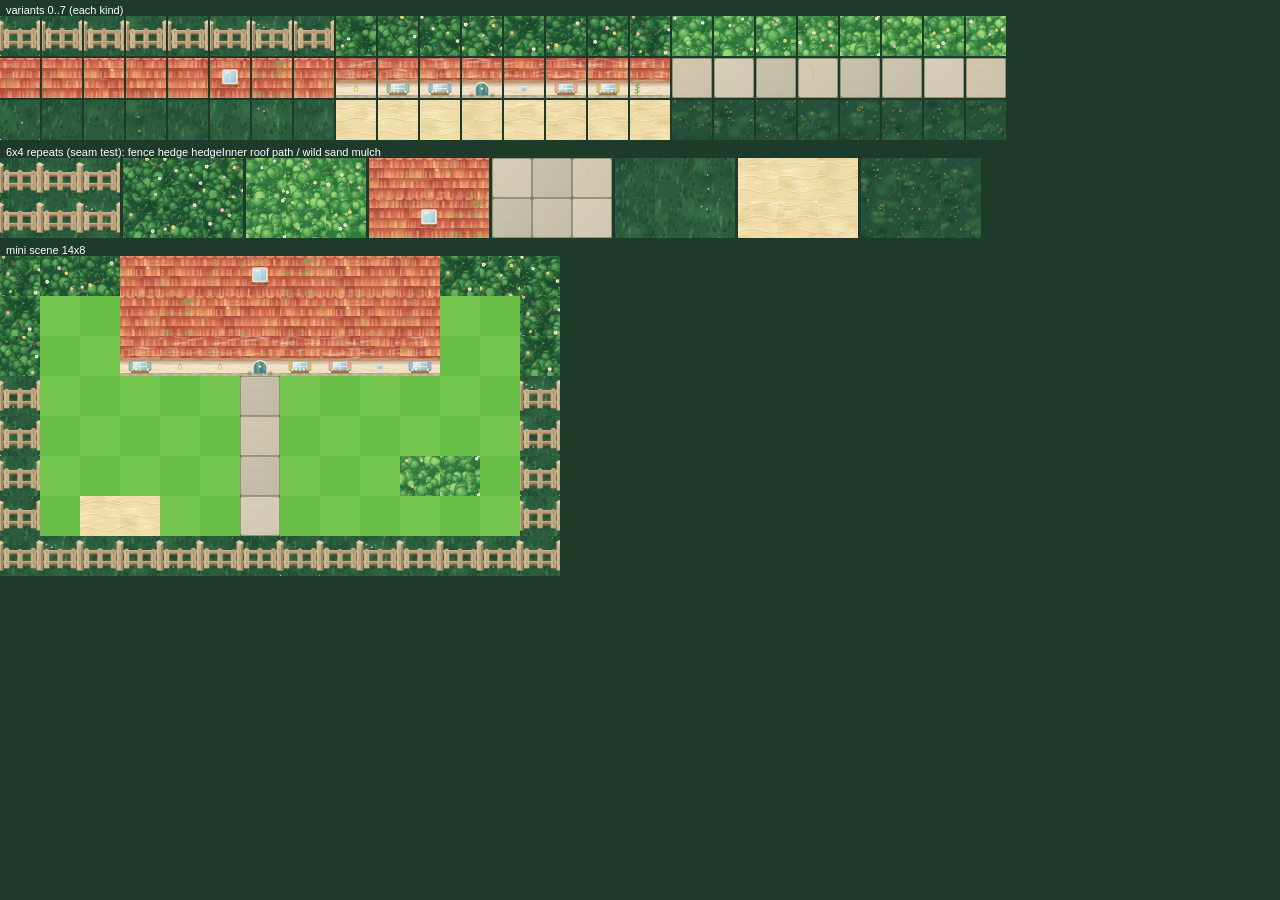
<file: mockups/preview_build.html>
<!doctype html><meta charset="utf-8"><body style="margin:0;background:#1e3a2a;font:11px sans-serif;color:#fff">
<script src="../js/sprites_build.js"></script>
<div id="o"></div>
<script>
const S = MOW.SpritesBuild, D = 2, P = +(new URLSearchParams(location.search).get("p")||80);           // 2x DPR, P device px
const q = new URLSearchParams(location.search), mode = q.get('mode') || 'all';
const o = document.getElementById('o');
function tile(fn, v, extra) { const c = document.createElement('canvas'); c.width = c.height = P; fn(c.getContext('2d'), P, Object.assign({ v }, extra)); return c; }
function cv(w, h) { const c = document.createElement('canvas'); c.width = w; c.height = h; c.style.width = w / D + 'px'; c.style.height = h / D + 'px'; o.appendChild(c); return c.getContext('2d'); }
function label(t) { const d = document.createElement('div'); d.textContent = t; d.style.margin = '4px 6px 0'; o.appendChild(d); }
const kinds = [['fence'], ['hedge', { inner: false }], ['hedge', { inner: true }], ['roof'], ['wall'], ['path'], ['wild'], ['sand'], ['mulch']];
if (mode === 'all' || mode === 'rows') {
  label('variants 0..7 (each kind)');
  for (const [k, ex] of kinds) { const g = cv(P * 8 + 8 * 4, P); for (let v = 0; v < 8; v++) g.drawImage(tile(S[k], v, ex), v * (P + 4), 0); }
}
if (mode === 'all' || mode === 'seam') {
  label('6x4 repeats (seam test): fence hedge hedgeInner roof path / wild sand mulch');
  const seams = [['fence'], ['hedge', { inner: false }], ['hedge', { inner: true }], ['roof'], ['path'], ['wild'], ['sand'], ['mulch']];
  const g = cv(8 * (P * 3 + 6), P * 2);
  seams.forEach(([k, ex], s) => { for (let j = 0; j < 2; j++) for (let i = 0; i < 3; i++) g.drawImage(tile(S[k], (i + j * 3 + 1) % 8, ex), s * (P * 3 + 6) + i * P, j * P); });
}
if (mode === 'all' || mode === 'scene') {
  label('mini scene 14x8');
  const W = 14, H = 8, g = cv(W * P, H * P);
  const T = (fn, v, ex) => tile(fn, v, ex);
  const h = (x, y, s) => ((x * 7 + y * 13 + s * 5) % 8);
  const lawn = '#5fb23e';
  for (let y = 0; y < H; y++) for (let x = 0; x < W; x++) {
    let img;
    const edge = x === 0 || x === W - 1 || y === H - 1 || y === 0;
    if (y < 3 && x >= 3 && x <= 10) img = y < 2 ? T(S.roof, y === 0 && x === 6 ? 5 : h(x, y, 1) === 5 ? 2 : h(x, y, 1)) : T(S.wall, x === 6 ? 3 : [0, 1, 2, 4, 5, 6, 7][h(x, y, 2) % 7]);
    else if (y === 0 || (y < 3 && (x === 0 || x === W - 1)) ) img = T(S.hedge, h(x, y, 3), { inner: false });
    else if (x === 0 || x === W - 1 || y === H - 1) img = T(S.fence, h(x, y, 4));
    else if (x === 6 && y >= 3 && y < H - 1) img = T(S.path, h(x, y, 5));
    else if ((x === 10 && y === 5) || (x === 11 && y === 5)) img = T(S.hedge, h(x, y, 6), { inner: true });
    else if (x === 2 && y === 6) img = T(S.sand, 1);
    else if (x === 3 && y === 6) img = T(S.sand, 2);
    else { g.fillStyle = (x + y) % 2 ? '#68bd45' : '#74c64f'; g.fillRect(x * P, y * P, P, P); continue; }
    g.drawImage(img, x * P, y * P);
  }
}
</script>
</file>
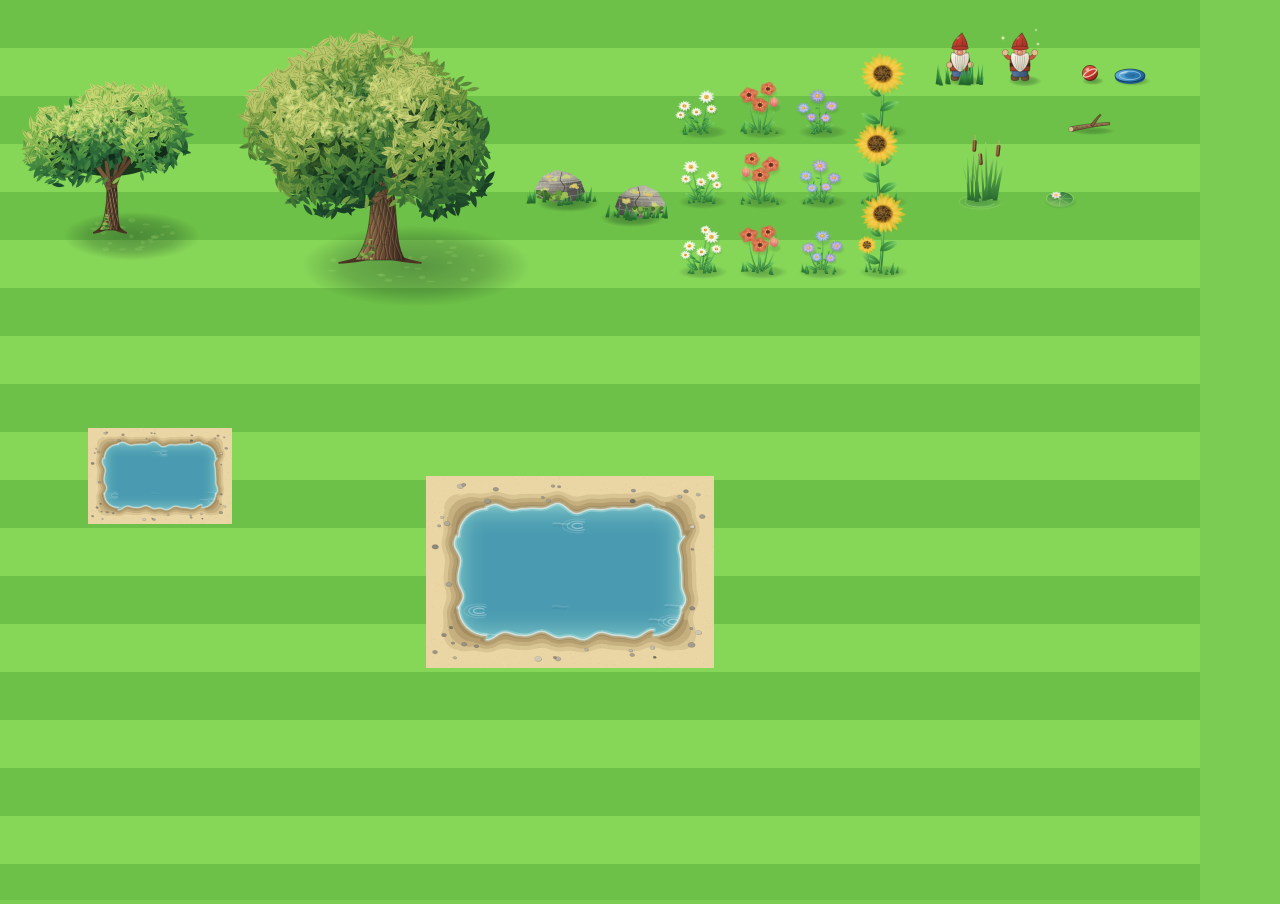
<file: mockups/preview_nature.html>
<!doctype html><meta charset="utf-8"><body style="margin:0;background:#7acc52">
<canvas id="c" style="width:1200px;height:900px"></canvas>
<script src="../js/sprites_nature.js"></script>
<script>
const S=MOW.SpritesNature,cv=document.getElementById('c'),D=2;cv.width=1200*D;cv.height=900*D;
const g=cv.getContext('2d');g.scale(D,D);
for(let y=0;y<900;y+=48){g.fillStyle=(y/48)%2?'#86d758':'#6ec148';g.fillRect(0,y,1200,48);}
S.tree(g,110,230,{size:1,seed:0});S.tree(g,380,260,{size:2,seed:0});
S.rock(g,560,200,{seed:0});S.rock(g,640,215,{seed:1});
for(let k=0;k<4;k++)for(let v=0;v<3;v++)S.flower(g,700+k*60,130+v*70,{kind:k,v});
S.gnome(g,960,80,{found:false});S.gnome(g,1020,80,{found:true});
S.toy(g,1090,80,{kind:0});S.toy(g,1130,80,{kind:1});S.toy(g,1090,130,{kind:2});
S.pondDecor(g,980,200,{kind:0});S.pondDecor(g,1060,200,{kind:1,seed:2});
const L=[[0,0,0,0,0],[0,1,1,1,0],[0,1,1,1,0],[0,0,0,0,0]];
g.save();g.setTransform(1,0,0,1,0,0);
[[48,40,380],[96,330,380]].forEach(([P,ox,oy])=>{
for(let j=0;j<4;j++)for(let i=0;i<5;i++){ if(!L[j][i])continue;
 const land=(a,b)=>!(L[b]&&L[b][a]);
 const m=(land(i,j-1)?1:0)|(land(i+1,j)?2:0)|(land(i,j+1)?4:0)|(land(i-1,j)?8:0);
 g.save();g.translate((ox+i*P)*D,(oy+j*P)*D);S.waterTile(g,P*D,{mask:m,v:(i*3+j)&3});g.restore();}});
g.restore();
</script>
</file>
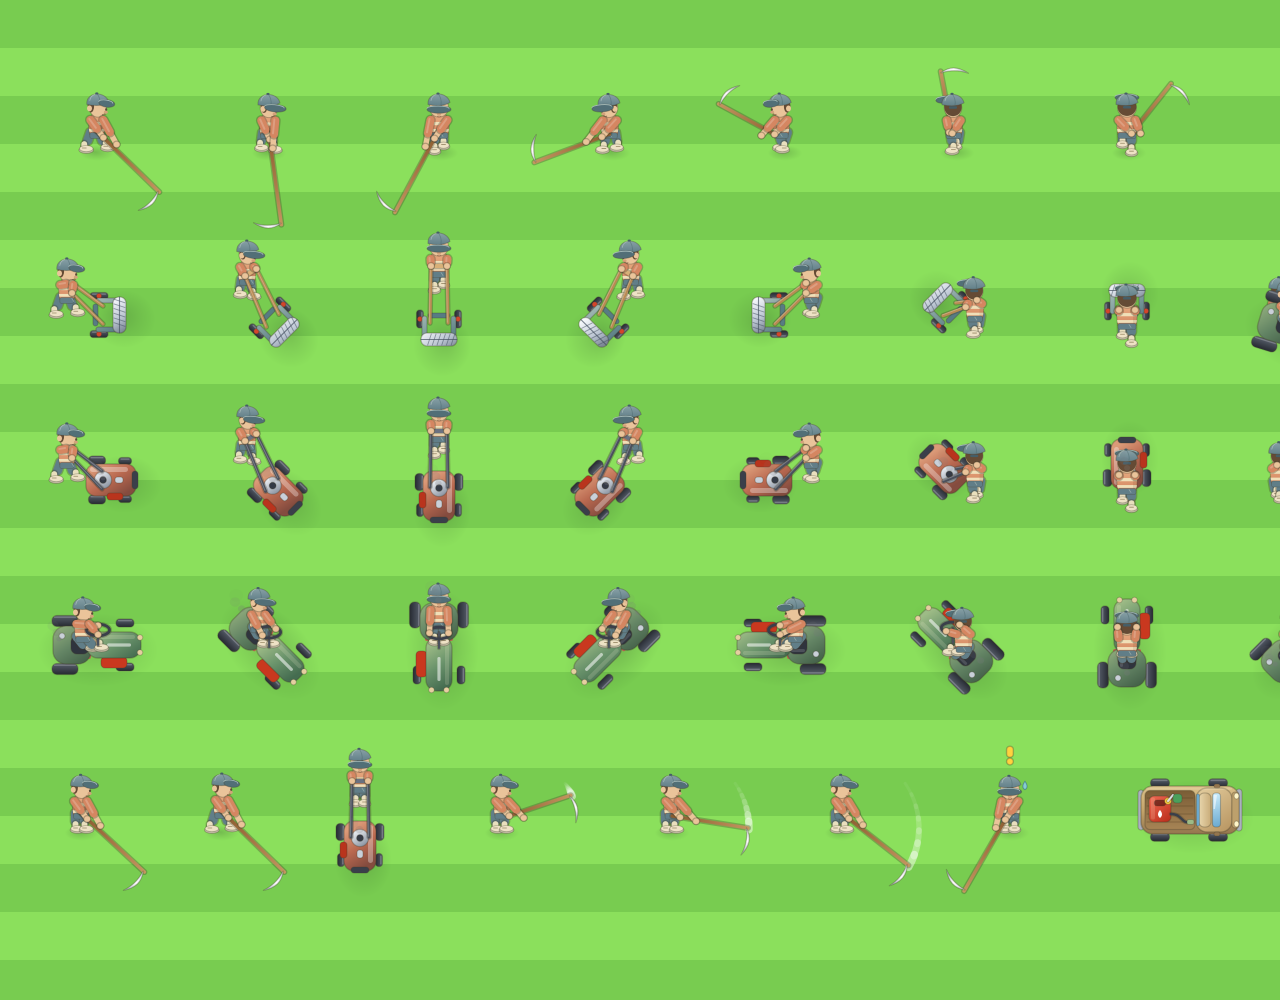
<file: mockups/preview_player.html>
<!doctype html><html><head><meta charset="utf-8"><style>html,body{margin:0;background:#222}canvas{display:block;width:1400px;height:1000px}</style></head><body>
<canvas id="c"></canvas>
<script src="../js/sprites_player.js"></script>
<script>
const DPR = 2, W = 1400, H = 1000, cv = document.getElementById('c');
cv.width = W * DPR; cv.height = H * DPR;
const g = cv.getContext('2d'); g.scale(DPR, DPR);
for (let y = 0; y < H; y += 48) { g.fillStyle = (y / 48) % 2 ? '#8be05c' : '#78cc50'; g.fillRect(0, y, W, 48); }
const SP = MOW.SpritesPlayer, hs = [0, 1, 2, 3, 4, 5, 6, 7].map(i => i * Math.PI / 4);
const tools = ['scythe', 'reel', 'gas', 'ride'];
function at(x, y, st, truck) { g.save(); g.translate(x, y); truck ? SP.drawTruck(g) : SP.drawPlayer(g, st); g.restore(); }
tools.forEach((tool, r) => hs.forEach((h, c) => at(95 + c * 172, 150 + r * 165, { tool, heading: h, step: 0.5 + c * 0.7, moving: true, engine: true, cutting: true, t: 0.3 * c, swing: null })));
const y2 = 830;
at(80, y2, { tool: 'scythe', heading: 0, step: 0, moving: false, t: 0.4 });
at(220, y2, { tool: 'scythe', heading: 0, step: 1, moving: true, t: 0.4 });
at(360, y2, { tool: 'gas', heading: Math.PI / 2, step: 1.2, moving: false, engine: true, t: 0.4 });
at(500, y2, { tool: 'scythe', heading: 0, step: 0, moving: false, t: 0.4, swing: { a0: 0, t: 0.05, dur: 0.36 } });
at(670, y2, { tool: 'scythe', heading: 0, step: 0, moving: false, t: 0.4, swing: { a0: 0, t: 0.18, dur: 0.36 } });
at(840, y2, { tool: 'scythe', heading: 0, step: 0, moving: false, t: 0.4, swing: { a0: 0, t: 0.33, dur: 0.36 } });
at(1010, y2, { tool: 'scythe', heading: 1.6, step: 0, moving: false, t: 0.4, stall: 1, tired: true });
at(1190, y2 - 20, {}, true);
at(1300, 330, { tool: 'ride', heading: 0.3, step: 0, moving: false, t: 0.4, stall: 1 });
</script></body></html>
</file>
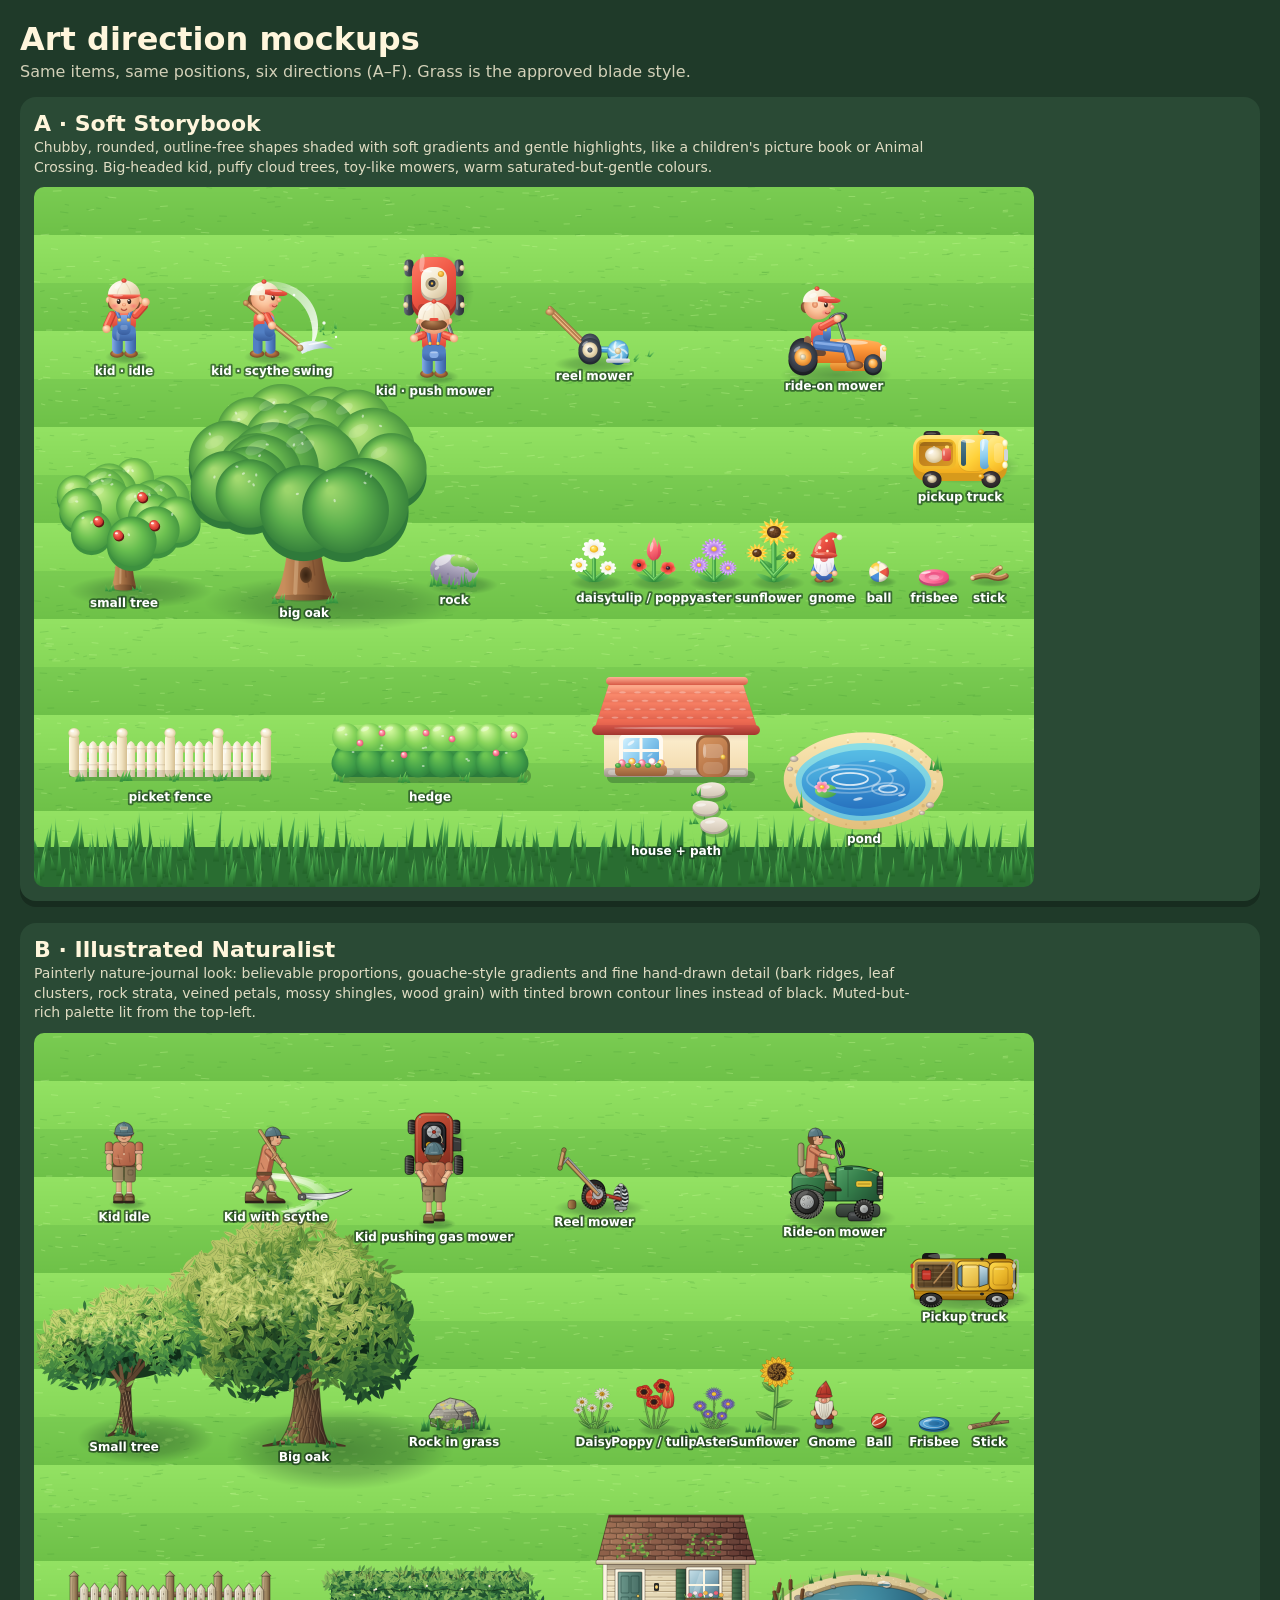
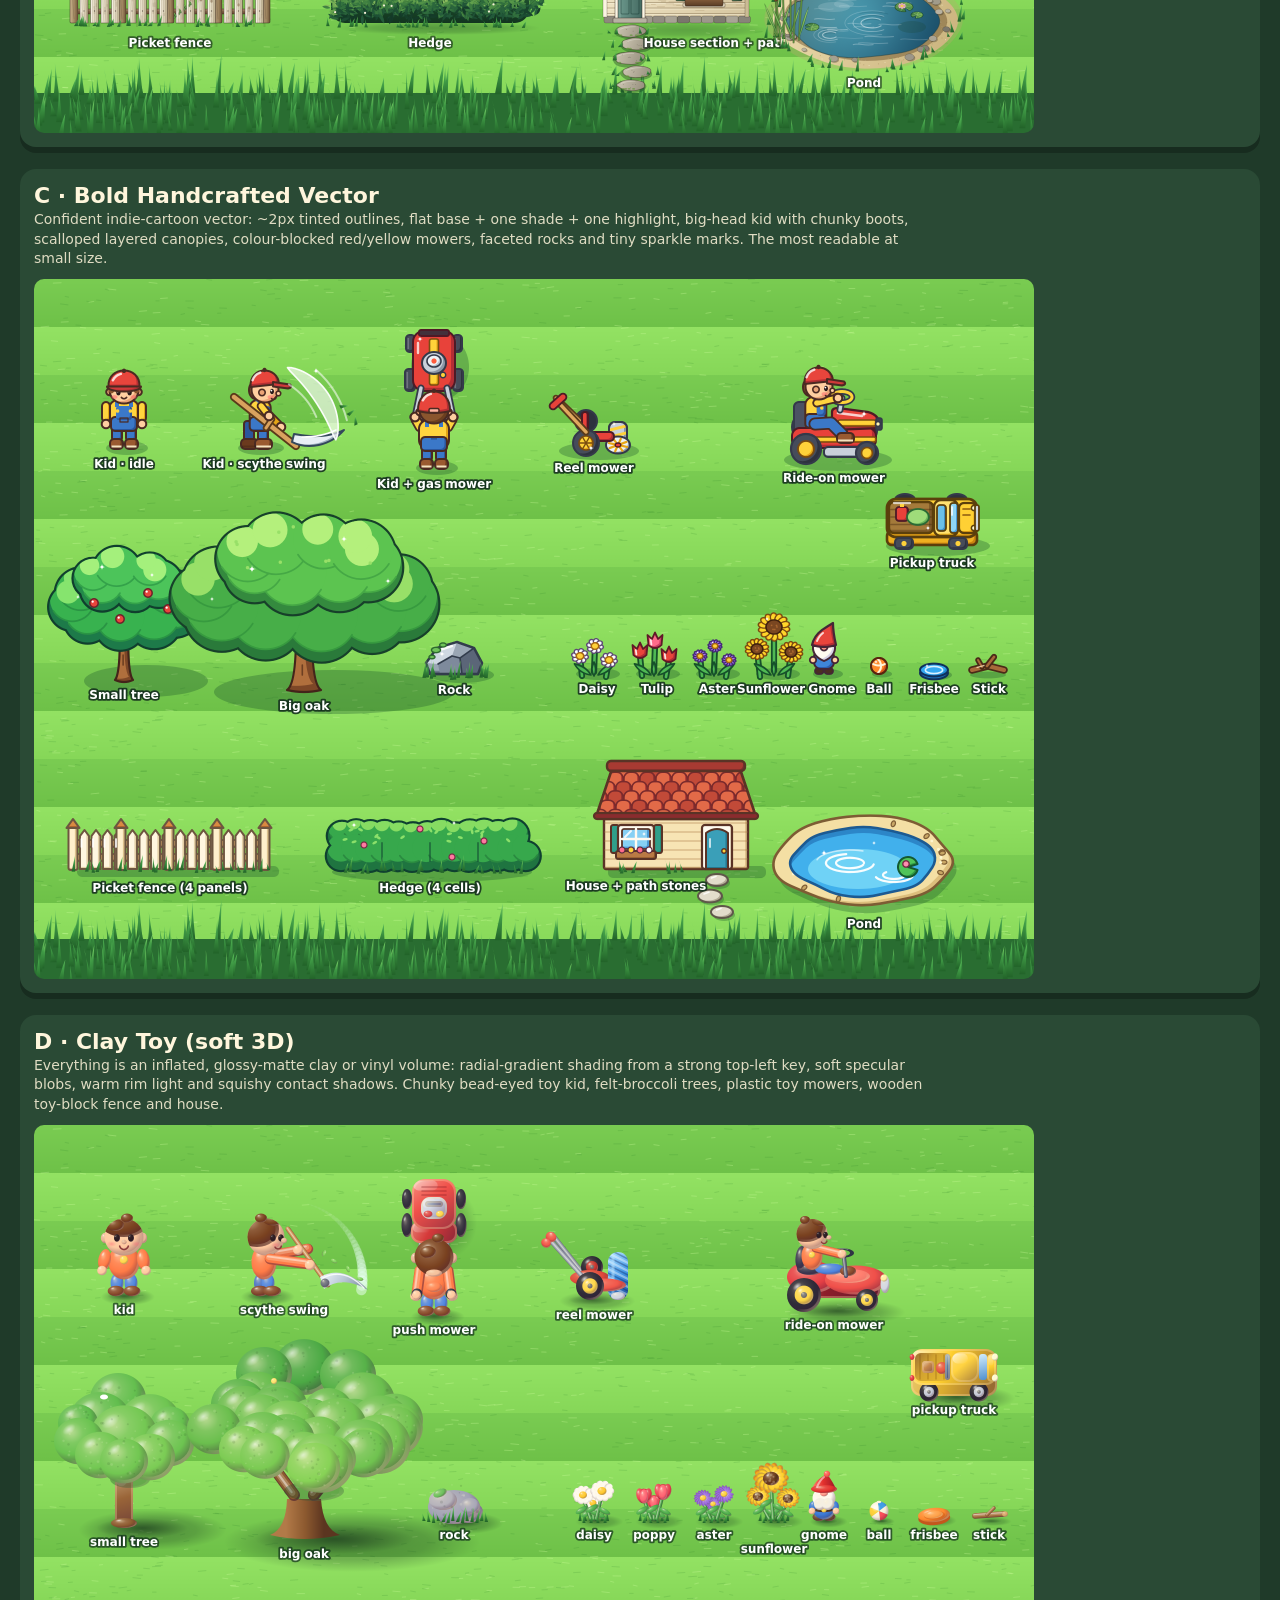
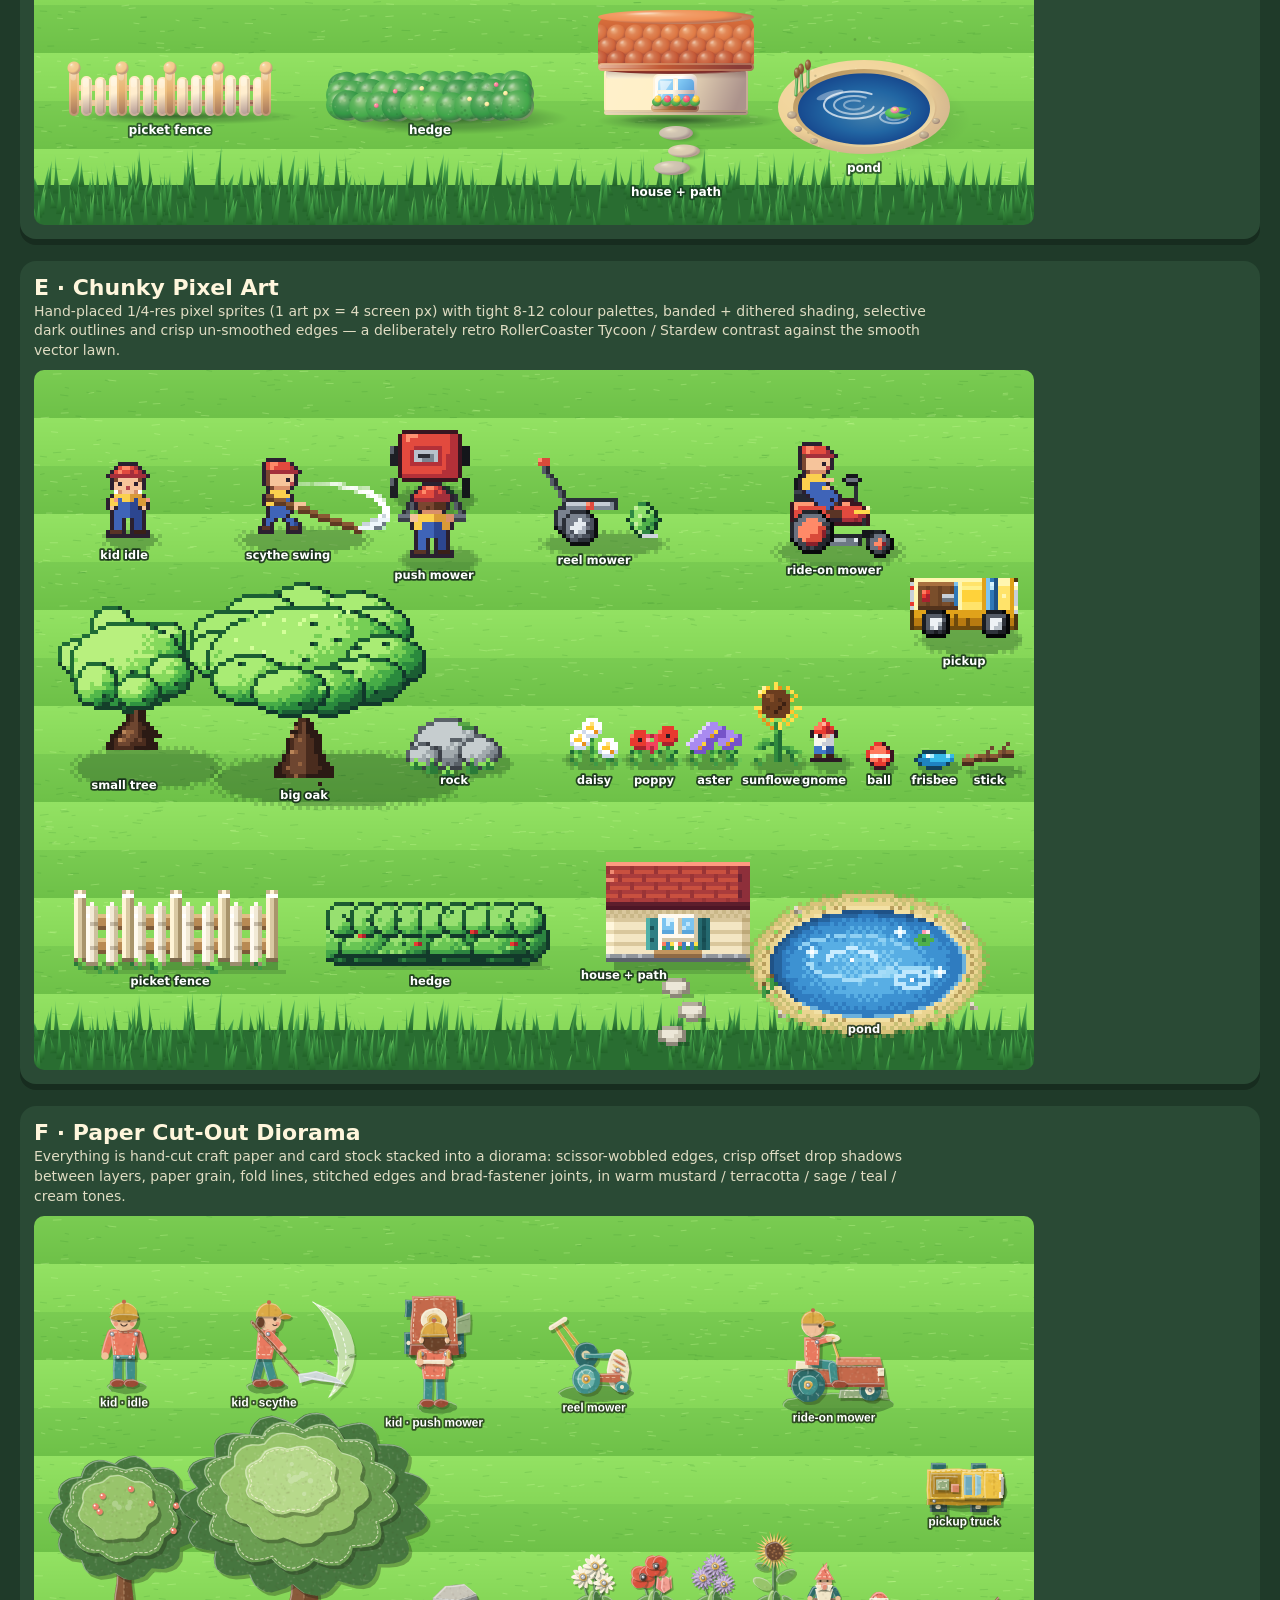
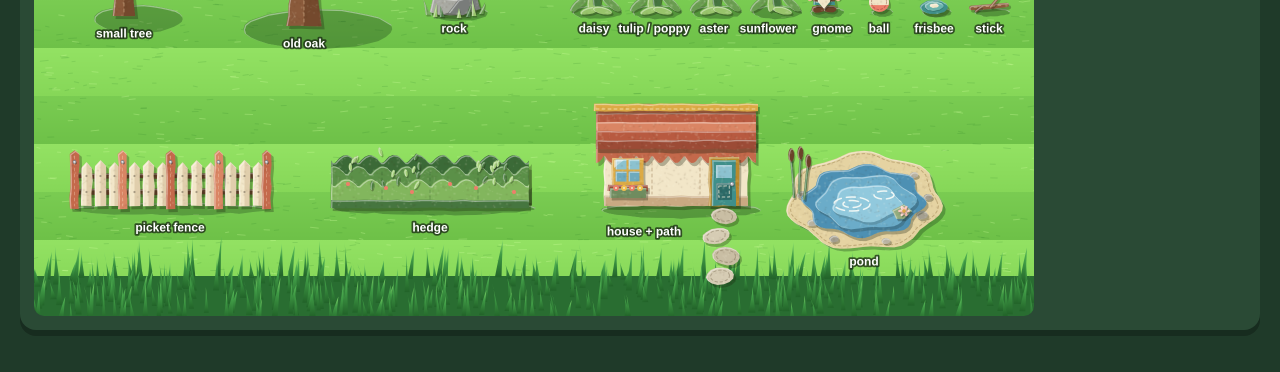
<file: mockups/sprites.html>
<!doctype html><html lang="en"><head><meta charset="utf-8"><meta name="viewport" content="width=device-width,initial-scale=1">
<title>Lawn Kid — art direction mockups</title>
<style>
 body{margin:0;background:#1f3a29;color:#fff6dc;font-family:ui-rounded,"Trebuchet MS",system-ui,sans-serif;padding:20px}
 h1{margin:0 0 4px} p.sub{margin:0 0 16px;opacity:.8}
 .card{background:#2a4a35;border-radius:16px;padding:14px;margin-bottom:22px;box-shadow:0 6px 0 rgba(0,0,0,.25)}
 .card h2{margin:0 0 2px;font-size:22px}.card p{margin:2px 0 10px;opacity:.85;font-size:14px;line-height:1.4;max-width:900px}
 canvas{width:100%;max-width:1000px;height:auto;border-radius:10px;display:block}
</style></head><body>
<h1>Art direction mockups</h1><p class="sub">Same items, same positions, six directions (A–F). Grass is the approved blade style.</p>
<div id="root"></div>
<script src="common.js"></script>
<script src="style_a.js"></script><script src="style_b.js"></script><script src="style_c.js"></script><script src="style_d.js"></script><script src="style_e.js"></script><script src="style_f.js"></script>
<script>
const only=new URLSearchParams(location.search).get('only');
const dpr=2;
for(const s of window.STYLES){ if(only&&s.id!==only)continue;
  const card=document.createElement('div');card.className='card';card.innerHTML=`<h2>${s.id} · ${s.name}</h2><p>${s.blurb}</p>`;
  const c=document.createElement('canvas');c.width=MK.W*dpr;c.height=MK.H*dpr;card.appendChild(c);document.getElementById('root').appendChild(card);
  const g=c.getContext('2d');g.scale(dpr,dpr);MK.backdrop(g);
  try{s.draw(g,MK)}catch(e){console.error(s.id,e);g.fillStyle='#fff';g.font='20px sans-serif';g.fillText('ERROR '+e.message,20,40)}
}
</script></body></html>
</file>
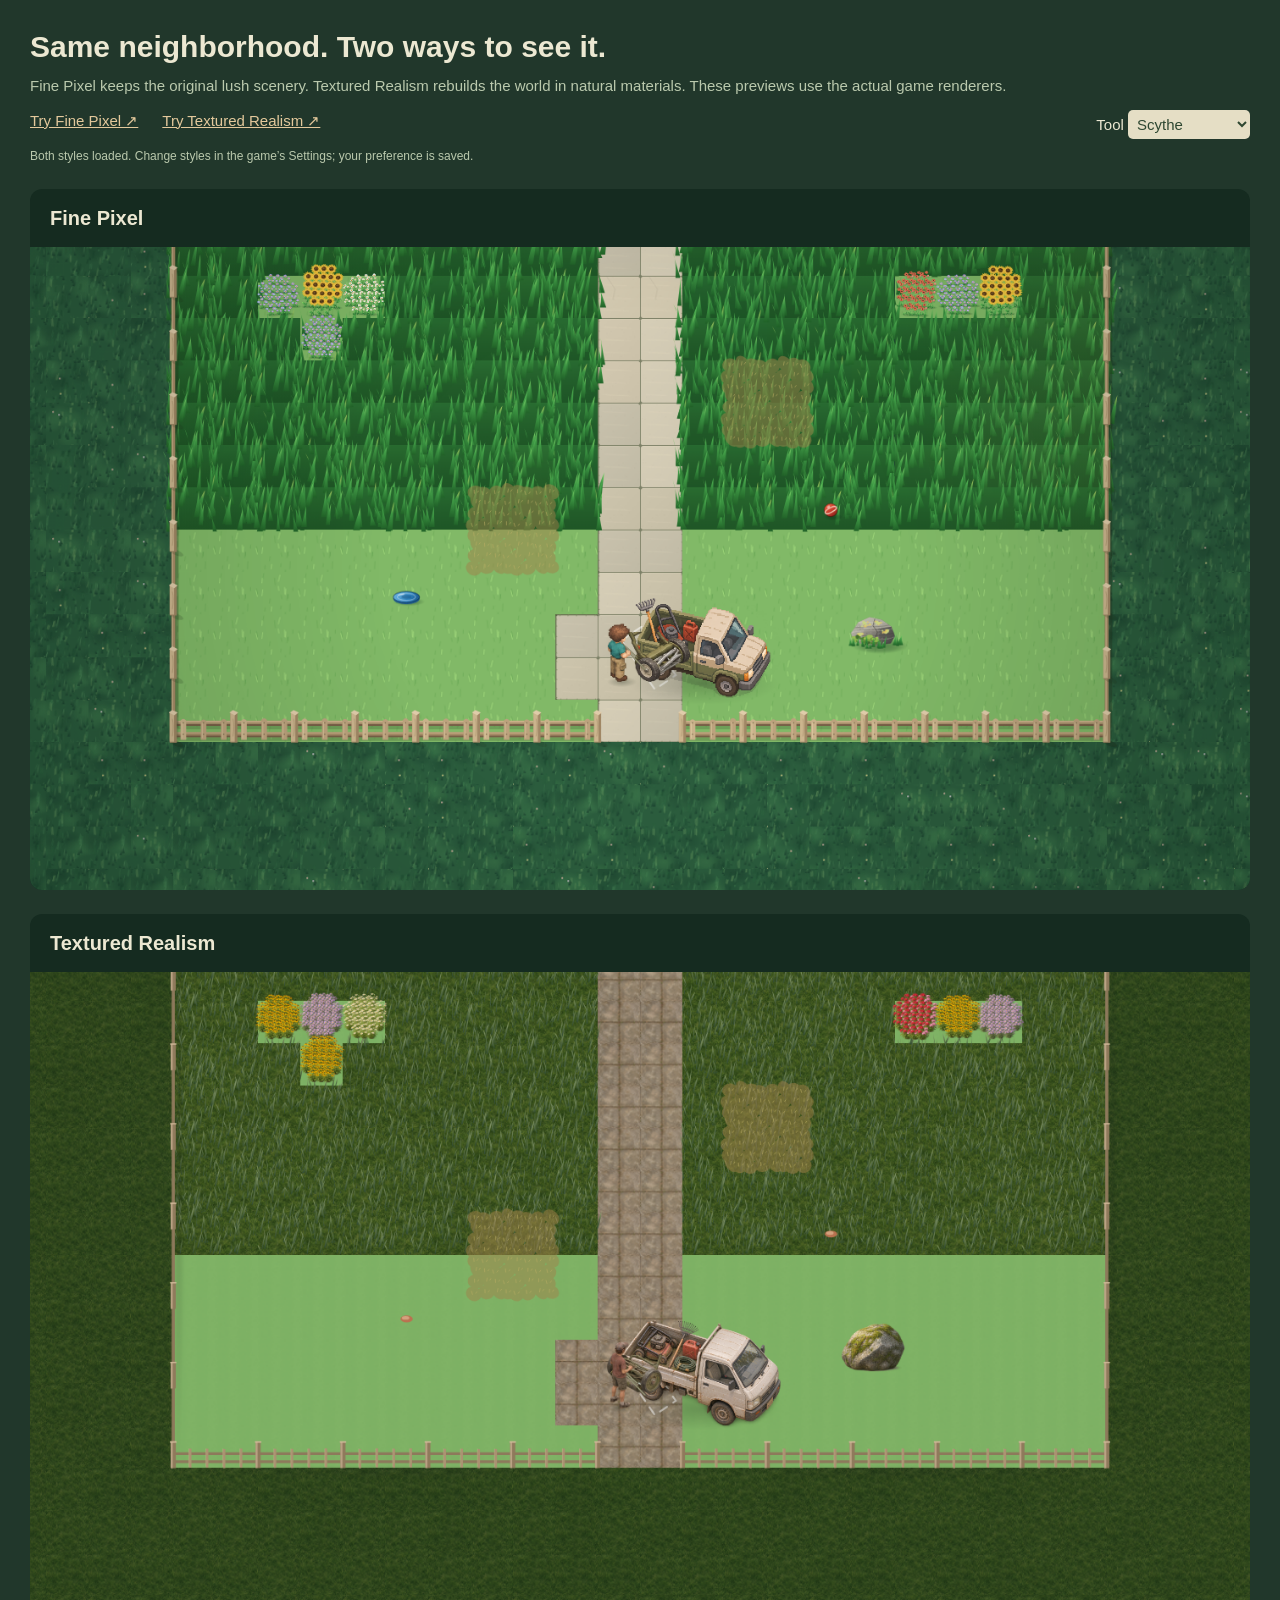
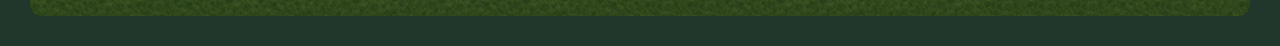
<file: mockups/two-styles.html>
<!doctype html><html lang="en"><head><meta charset="utf-8"><meta name="viewport" content="width=device-width,initial-scale=1"><title>Lawn Kid · Two worlds</title><style>
*{box-sizing:border-box}body{margin:0;background:#21372b;color:#ece8d2;font:15px/1.5 'Trebuchet MS',sans-serif}header{padding:24px 30px}h1{font-size:30px;margin:0 0 6px}p{margin:0;color:#bac9ad}a{color:#e4c99c}nav{display:flex;gap:24px;margin-top:12px;flex-wrap:wrap}main{padding:0 30px 30px;display:grid;gap:24px}section{background:#152b20;border-radius:12px;overflow:hidden}h2{padding:14px 20px;margin:0;font-size:20px}canvas{display:block;width:100%;height:auto}#status{margin-top:8px;font-size:12px}label{margin-left:auto}select{padding:5px;background:#e5dec5;color:#2e4731;font:inherit;border:0;border-radius:5px}
</style></head><body><header><h1>Same neighborhood. Two ways to see it.</h1><p>Fine Pixel keeps the original lush scenery. Textured Realism rebuilds the world in natural materials. These previews use the actual game renderers.</p><nav><a href="../index.html?level=1&art=pixel">Try Fine Pixel ↗</a><a href="../index.html?level=1&art=realism">Try Textured Realism ↗</a><label>Tool <select id="tool"><option value="scythe">Scythe</option><option value="reel">Reel mower</option><option value="gas">Gas mower</option><option value="ride">Riding mower</option></select></label></nav><p id="status">Loading artwork…</p></header><main><section><h2>Fine Pixel</h2><canvas id="pixel"></canvas></section><section><h2>Textured Realism</h2><canvas id="realism"></canvas></section></main>
<script src="../js/data.js"></script><script src="../js/groundskeeping.js"></script><script src="../js/precision.js"></script>
<script src="../js/sim.js"></script><script src="../js/sprites_nature.js"></script><script src="../js/sprites_player.js"></script><script src="../js/sprites_build.js"></script><script src="../js/render.js"></script><script src="../js/art-styles.js"></script><script>
const M=MOW,q=new URLSearchParams(location.search),select=document.querySelector('#tool');select.value=q.get('tool')||'scythe';let revision=0;
async function draw(){const request=++revision;const level=+(q.get('level')||1)-1;const s=M.Sim.create(level,{upgrades:{}},select.value);M.Render.bake(s);
s.p.heading=-.6;
// A few hand-cut stripes showcase the material difference without mowing flowers.
for(let y=0;y<s.H;y++)for(let x=0;x<s.W;x++){const i=y*s.W+x;if(s.grass[i]&&y>s.H*.57){s.grass[i]=0;s.dir[i]=x%6<3?1:2;}}
for(const style of ['pixel','realism']){await M.ArtStyles.setStyle(style);if(request!==revision)return;const cv=document.querySelector('#'+style);cv.width=1440;cv.height=760;const u=1440/Math.min(s.W*M.CELL,230);const cam={x:(s.W*M.CELL-1440/u)/2,y:Math.max(0,s.H*M.CELL-760/u-20)};M.Render.draw(cv.getContext('2d'),s,cam,cv.width,cv.height,u,1.4,{});}
document.querySelector('#status').textContent='Both styles loaded. Change styles in the game’s Settings; your preference is saved.';}
select.onchange=draw;draw().catch(e=>document.querySelector('#status').textContent=e.message);
</script></body></html>
</file>
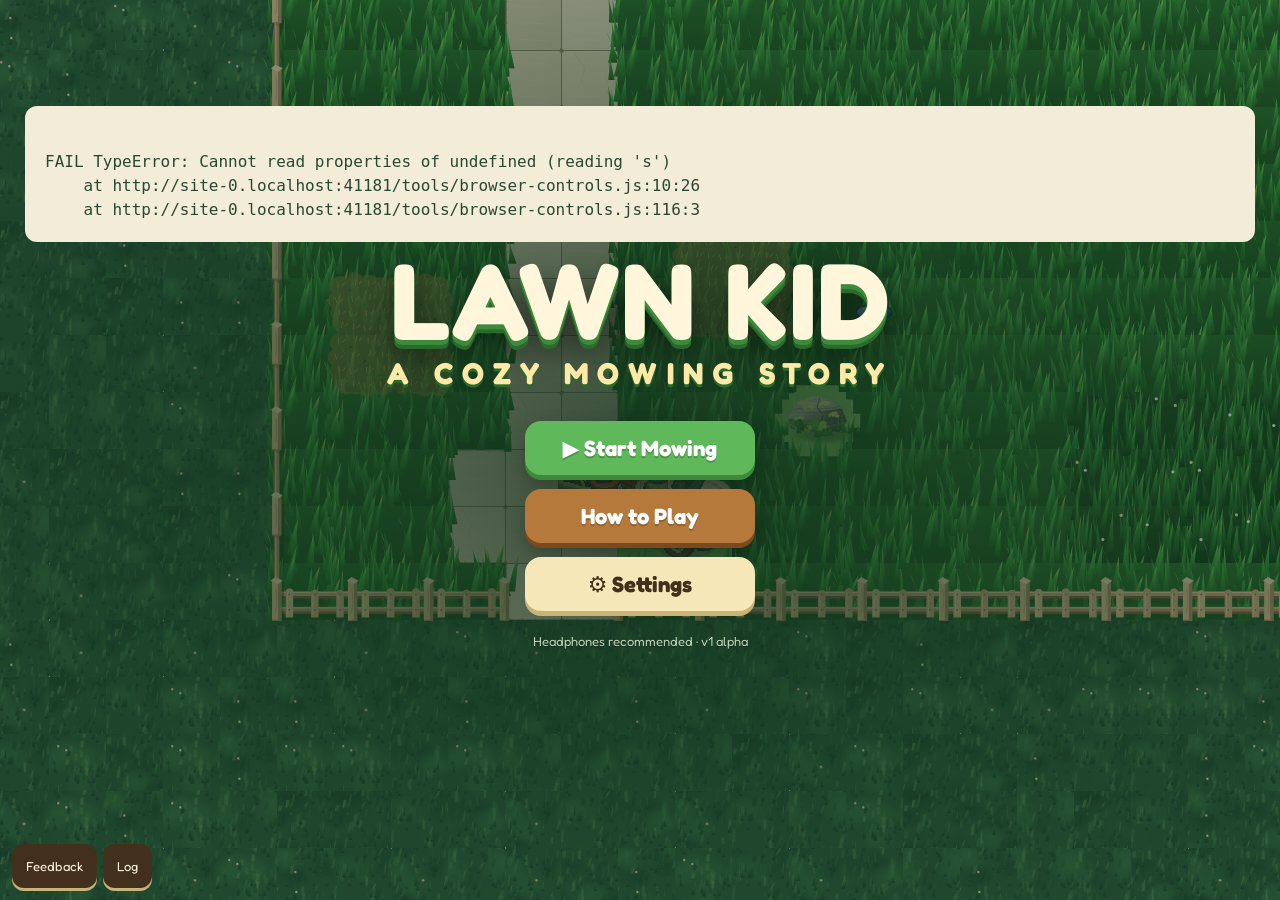
<file: tools/control-browser.html>
<!doctype html>
<html lang="en">
<head>
<meta charset="utf-8">
<meta name="viewport" content="width=device-width, initial-scale=1, maximum-scale=1, user-scalable=no, viewport-fit=cover">
<meta name="theme-color" content="#2b5a3a">
<meta name="apple-mobile-web-app-capable" content="yes">
<title>Lawn Kid</title>
<link rel="icon" href="data:image/svg+xml,%3Csvg xmlns='http://www.w3.org/2000/svg' viewBox='0 0 32 32'%3E%3Crect width='32' height='32' rx='7' fill='%236fc24b'/%3E%3Crect y='8' width='32' height='6' fill='%2386d557'/%3E%3Crect y='20' width='32' height='6' fill='%2386d557'/%3E%3Ccircle cx='16' cy='16' r='6' fill='%23d94a2b'/%3E%3C/svg%3E">
<link rel="preconnect" href="https://fonts.googleapis.com">
<link rel="preconnect" href="https://fonts.gstatic.com" crossorigin>
<link href="https://fonts.googleapis.com/css2?family=Fredoka:wght@400;500;600;700&display=swap" rel="stylesheet">
<link rel="stylesheet" href="../css/style.css">
<link rel="stylesheet" href="../css/feedback.css">
</head>
<body>
<div id="app">
  <canvas id="game"></canvas>

  <div id="hud" class="hidden">
    <div class="hud-top">
      <button id="hud-tool" class="chip tool-chip" title="Truck equipment (Q/E)"><span id="hud-tool-icon">🛞</span><span id="hud-tool-name">Push Reel Mower</span></button>
      <div class="cov-wrap">
        <div class="cov-bar"><div id="cov-fill"></div><div class="cov-mark" style="left:80%"></div></div>
        <div class="cov-text"><span id="cov-pct">0%</span> mowed · <span id="cov-time">0:00</span></div>
      </div>
      <div class="hud-right">
        <div class="chip" id="hud-time">0:00</div>
        <button id="hud-precision" class="chip icon-btn" title="Hold for Precision mode (Shift)" aria-label="Hold for Precision mode" aria-pressed="false">🎯</button>
        <button id="hud-lock" class="chip icon-btn" title="Straight-line lock (L)">↔</button>
        <button id="hud-zoom" class="chip icon-btn" title="Zoom (+/-)">🔍</button>
        <button id="hud-pause" class="chip icon-btn" title="Pause (Esc)">⏸</button>
      </div>
    </div>
    <div class="meter-wrap"><div class="meter-label" id="meter-label">Stamina</div><div class="meter"><div id="meter-fill"></div></div></div>
    <div id="precision-status" class="chip precision-status hidden" role="status">Precision mode · 30% speed</div>
    <div id="grounds-status" class="chip grounds-status" role="status"></div>
    <button id="btn-fertilize" class="big-btn grounds-action hidden">Scatter · Space</button>
    <div id="hint" class="hint hidden"></div>
    <button id="btn-finish" class="big-btn finish hidden">✔ Finish Job</button>
    <div id="touch-ui">
      <div id="joy-base"><div id="joy-knob"></div></div>
    </div>
  </div>

  <div id="screens"></div>
  <div id="toast" class="hidden"></div>
</div>
<script src="../js/data.js"></script>
<script src="../js/groundskeeping.js"></script>
<script src="../js/precision.js"></script>
<script src="../js/sim.js"></script>
<script src="../js/bot.js"></script>
<script src="../js/audio.js"></script>
<script src="../js/sprites_nature.js"></script>
<script src="../js/sprites_player.js"></script>
<script src="../js/sprites_build.js"></script>
<script src="../js/render.js"></script>
<script src="../js/art-styles.js"></script>
<script src="../js/feedback-capture.js"></script>
<script src="../js/feedback.js"></script>
<script src="../js/main.js"></script>
<script src="browser-controls.js"></script></body>
</html>
</file>
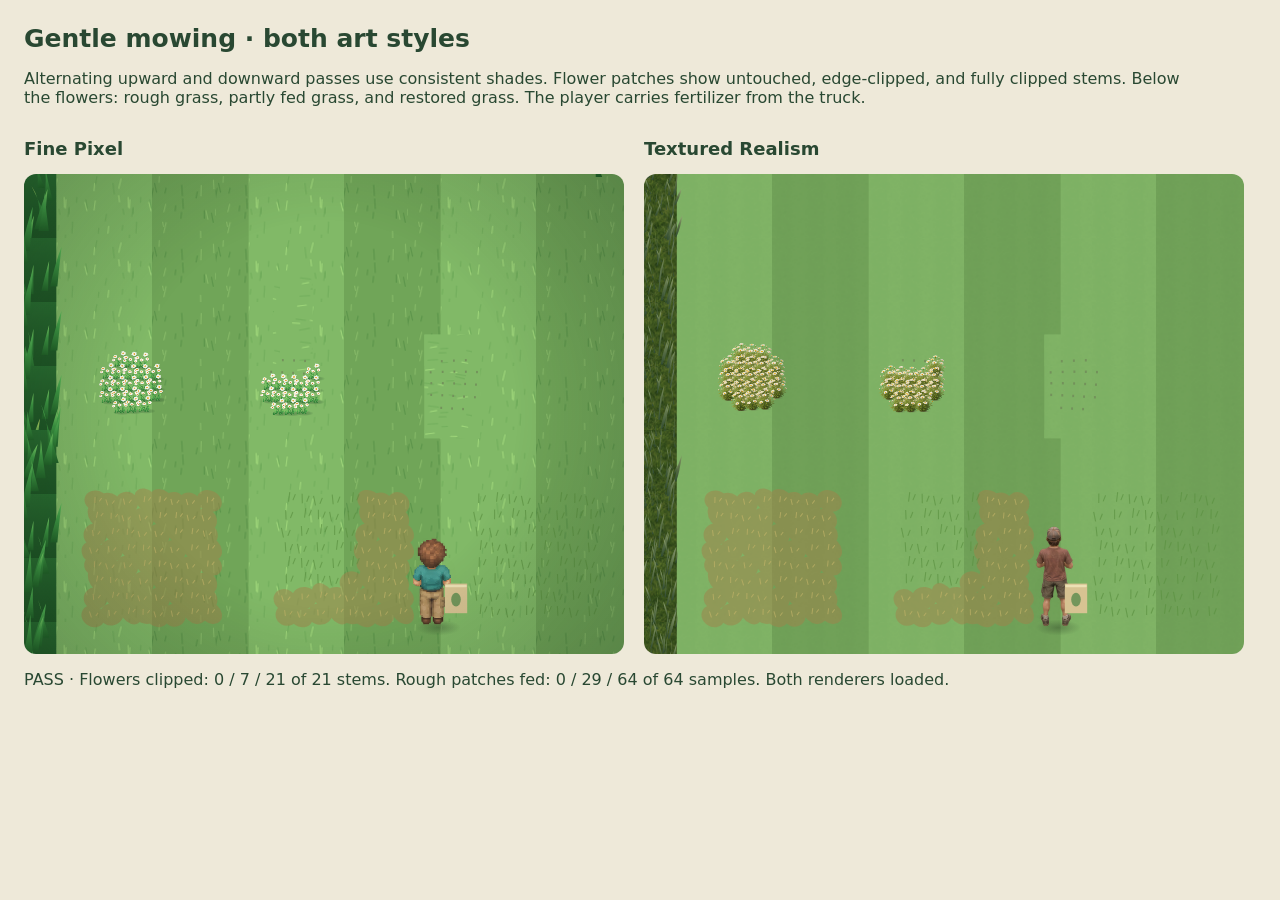
<file: tools/gentle-review.html>
<!doctype html><html><head><meta charset="utf-8"><title>Gentle mowing review</title>
<style>body{margin:24px;background:#eee9d9;color:#294832;font:16px system-ui}h1{font-size:25px;margin-bottom:6px}main{display:flex;gap:20px}canvas{display:block;border-radius:12px}h2{font-size:18px}p{max-width:1180px}</style></head><body>
<h1>Gentle mowing · both art styles</h1><p>Alternating upward and downward passes use consistent shades. Flower patches show untouched, edge-clipped, and fully clipped stems. Below the flowers: rough grass, partly fed grass, and restored grass. The player carries fertilizer from the truck.</p>
<main><section><h2>Fine Pixel</h2><canvas id="pixel" width="600" height="480"></canvas></section><section><h2>Textured Realism</h2><canvas id="realism" width="600" height="480"></canvas></section></main>
<p id="status">Loading…</p>
<script src="../js/data.js"></script><script src="../js/groundskeeping.js"></script>
<script src="../js/precision.js"></script>
<script src="../js/sim.js"></script><script src="../js/sprites_nature.js"></script><script src="../js/sprites_player.js"></script><script src="../js/sprites_build.js"></script><script src="../js/render.js"></script><script src="../js/art-styles.js"></script>
<script>
(async()=>{
 try{
 const M=MOW,s=M.Sim.create(0,{},'gas'),N=M.GRASS_SUBDIV**2;
 s.type = new Uint8Array(s.type.length).fill(M.T.GRASS);s.grass.fill(1);s.subGrass.fill(1);s.subRemaining.fill(N);s.remaining=s.total=s.grass.length;s.ents=[];
 const move=(x,y,h,mx,my)=>{s.p.x=x;s.p.y=y;s.p.heading=h;s.p.speed=0;for(let n=0;n<250;n++)M.Sim.step(s,{mx,my},1/120);};
 for(let lane=0;lane<6;lane++)move(13.3+lane*1.5,lane%2?7.5:19,lane%2?Math.PI/2:-Math.PI/2,0,lane%2?1:-1);
 // The same real blade interaction makes the flower examples.
 const flowers=[13.7,16.2,18.7].map(x=>{const e={t:'flower',x,y:11.3,color:0,alive:true};e.stems=M.flowerStems(e);return e;});s.ents=flowers;
 s.p.heading=0;s.p.speed=0;s.p.x=flowers[1].x-s.ts.r-.35;s.p.y=flowers[1].y-.95;M.Sim.step(s,{mx:0,my:0},1/120);
 s.p.x=flowers[2].x-s.ts.r-.35;s.p.y=flowers[2].y;M.Sim.step(s,{mx:0,my:0},1/120);s.p.x+=.1;M.Sim.step(s,{mx:0,my:0},1/120);s.p.x-=.2;M.Sim.step(s,{mx:0,my:0},1/120);
 // Rough patches: untreated, partly fed, and restored, using the real manual action.
 const template = M.Groundskeeping.create(s.lv)[0];
 const plots = [13,16,19].map(x => ({x,y:13,samples:template.samples.map(sample=>({...sample,x:x+sample.x-template.x,y:13+sample.y-template.y}))}));
 s.roughPatches=plots;s.p.x=s.lv.spawn.x;s.p.y=s.lv.spawn.y;s.ents=[];if(!M.Sim.setTool(s,'fertilizer'))throw Error('Cannot pick up fertilizer at truck');s.ents=flowers;
 const scatter=(x,y)=>{s.p.x=x;s.p.y=y;M.Sim.step(s,{mx:0,my:0},.4);M.Sim.step(s,{mx:0,my:0,act:true},1/60);};
 scatter(plots[1].x+.3,13.5);
 for(const dx of [.4,1.6])for(const dy of [.4,1.6])scatter(plots[2].x+dx,13+dy);
 for(let n=0;n<360;n++)M.Sim.step(s,{mx:0,my:0},1/60);
 s.p.x=18.4;s.p.y=15;s.p.heading=-Math.PI/2;s.p.speed=0;M.Render.bake(s);
 for(const style of ['pixel','realism']){await M.ArtStyles.setStyle(style);const cv=document.getElementById(style),g=cv.getContext('2d');M.Render.draw(g,s,{x:12*M.CELL,y:8*M.CELL},600,480,8,1,{footprint:false});}
 const counts=flowers.map(e=>e.stems.filter(stem=>stem.clipped).length);if(!(counts[0]===0&&counts[1]>0&&counts[1]<21&&counts[2]===21))throw Error('Unexpected flower damage: '+counts);
 const fed=plots.map(p=>p.samples.filter(sample=>sample.treated).length);if(!(fed[0]===0&&fed[1]>0&&fed[1]<64&&fed[2]===64))throw Error('Unexpected feeding: '+fed);
 document.getElementById('status').textContent='PASS · Flowers clipped: '+counts.join(' / ')+' of 21 stems. Rough patches fed: '+fed.join(' / ')+' of 64 samples. Both renderers loaded.';document.body.dataset.result='PASS';
 }catch(e){document.getElementById('status').textContent=e.stack;document.body.dataset.result='FAIL';}
})();
</script></body></html>
</file>
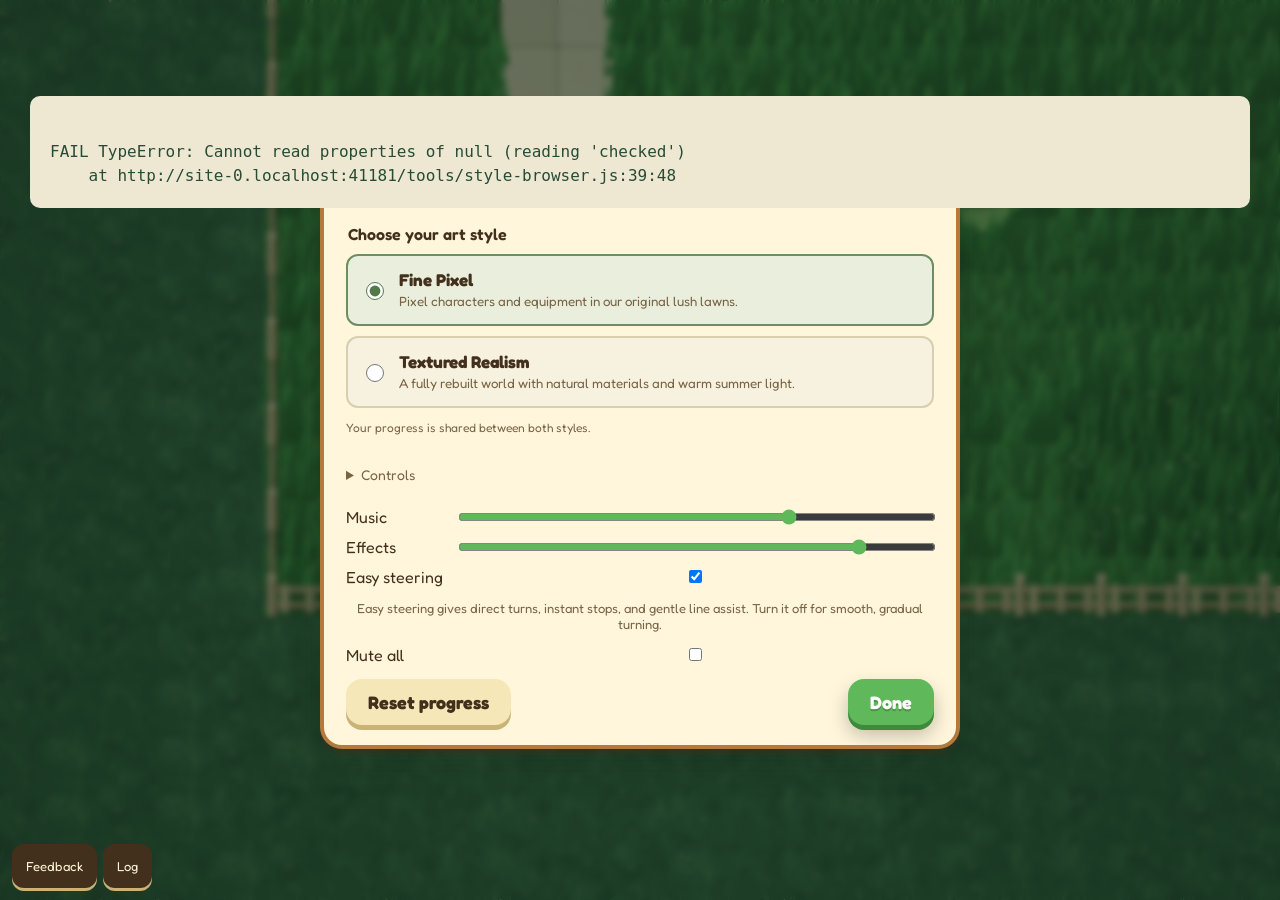
<file: tools/style-browser.html>
<!doctype html>
<html lang="en">
<head>
<meta charset="utf-8">
<meta name="viewport" content="width=device-width, initial-scale=1, maximum-scale=1, user-scalable=no, viewport-fit=cover">
<meta name="theme-color" content="#2b5a3a">
<meta name="apple-mobile-web-app-capable" content="yes">
<title>Lawn Kid</title>
<link rel="icon" href="data:image/svg+xml,%3Csvg xmlns='http://www.w3.org/2000/svg' viewBox='0 0 32 32'%3E%3Crect width='32' height='32' rx='7' fill='%236fc24b'/%3E%3Crect y='8' width='32' height='6' fill='%2386d557'/%3E%3Crect y='20' width='32' height='6' fill='%2386d557'/%3E%3Ccircle cx='16' cy='16' r='6' fill='%23d94a2b'/%3E%3C/svg%3E">
<link rel="preconnect" href="https://fonts.googleapis.com">
<link rel="preconnect" href="https://fonts.gstatic.com" crossorigin>
<link href="https://fonts.googleapis.com/css2?family=Fredoka:wght@400;500;600;700&display=swap" rel="stylesheet">
<link rel="stylesheet" href="../css/style.css">
<link rel="stylesheet" href="../css/feedback.css">
</head>
<body>
<div id="app">
  <canvas id="game"></canvas>

  <div id="hud" class="hidden">
    <div class="hud-top">
      <button id="hud-tool" class="chip tool-chip" title="Truck equipment (Q/E)"><span id="hud-tool-icon">🛞</span><span id="hud-tool-name">Push Reel Mower</span></button>
      <div class="cov-wrap">
        <div class="cov-bar"><div id="cov-fill"></div><div class="cov-mark" style="left:80%"></div></div>
        <div class="cov-text"><span id="cov-pct">0%</span> mowed · <span id="cov-time">0:00</span></div>
      </div>
      <div class="hud-right">
        <div class="chip" id="hud-time">0:00</div>
        <button id="hud-precision" class="chip icon-btn" title="Hold for Precision mode (Shift)" aria-label="Hold for Precision mode" aria-pressed="false">🎯</button>
        <button id="hud-lock" class="chip icon-btn" title="Straight-line lock (L)">↔</button>
        <button id="hud-zoom" class="chip icon-btn" title="Zoom (+/-)">🔍</button>
        <button id="hud-pause" class="chip icon-btn" title="Pause (Esc)">⏸</button>
      </div>
    </div>
    <div class="meter-wrap"><div class="meter-label" id="meter-label">Stamina</div><div class="meter"><div id="meter-fill"></div></div></div>
    <div id="precision-status" class="chip precision-status hidden" role="status">Precision mode · 30% speed</div>
    <div id="grounds-status" class="chip grounds-status" role="status"></div>
    <button id="btn-fertilize" class="big-btn grounds-action hidden">Scatter · Space</button>
    <div id="hint" class="hint hidden"></div>
    <button id="btn-finish" class="big-btn finish hidden">✔ Finish Job</button>
    <div id="touch-ui">
      <div id="joy-base"><div id="joy-knob"></div></div>
    </div>
  </div>

  <div id="screens"></div>
  <div id="toast" class="hidden"></div>
</div>
<script>
if(sessionStorage.getItem('lawnkid.style-test-phase')!=='reload'){
 sessionStorage.setItem('lawnkid.style-test-original',JSON.stringify(localStorage.getItem('lawnkid.v1')));
 sessionStorage.setItem('lawnkid.style-test-phase','run');
 localStorage.setItem('lawnkid.v1',JSON.stringify({money:137,stars:[3,2],best:[],tools:{scythe:true,reel:true},tool:'scythe',upgrades:{boots:1},artStyle:'pixel'}));
}
</script>
<script src="../js/data.js"></script>
<script src="../js/groundskeeping.js"></script>
<script src="../js/precision.js"></script>
<script src="../js/sim.js"></script>
<script src="../js/bot.js"></script>
<script src="../js/audio.js"></script>
<script src="../js/sprites_nature.js"></script>
<script src="../js/sprites_player.js"></script>
<script src="../js/sprites_build.js"></script>
<script src="../js/render.js"></script>
<script src="../js/art-styles.js"></script>
<script src="../js/feedback-capture.js"></script>
<script src="../js/feedback.js"></script>
<script src="../js/main.js"></script>
<script src="style-browser.js"></script></body>
</html>
</file>
<file: css/style.css>
:root {
  --cream: #fff6dc; --cream2: #f6e7b8; --wood: #b5793c; --wood-d: #7a4a1e; --ink: #43301c; --ink2: #7a6446;
  --green: #5fb85a; --green-d: #3e8a3c; --gold: #f5b82e; --red: #e8584a; --blue: #3e7fc4;
  --shadow: 0 6px 0 rgba(67, 48, 28, .28), 0 14px 30px rgba(20, 40, 25, .35);
  font-family: "Fredoka", ui-rounded, "Trebuchet MS", "Segoe UI", system-ui, sans-serif;
}
* { box-sizing: border-box; -webkit-tap-highlight-color: transparent; }
html, body { margin: 0; height: 100%; overflow: hidden; background: #1f4a2c; color: var(--ink); overscroll-behavior: none; touch-action: none; user-select: none; -webkit-user-select: none; }
#app { position: fixed; inset: 0; }
#game { position: absolute; inset: 0; width: 100%; height: 100%; display: block; }
.hidden { display: none !important; }
button { font: inherit; color: inherit; cursor: pointer; border: 0; }

/* ---------- HUD ---------- */
#hud { position: absolute; inset: 0; pointer-events: none; padding: env(safe-area-inset-top) env(safe-area-inset-right) env(safe-area-inset-bottom) env(safe-area-inset-left); }
#hud > * { pointer-events: auto; }
.hud-top { display: flex; align-items: flex-start; gap: 10px; padding: 10px 12px; pointer-events: none; }
.hud-top > * { pointer-events: auto; }
.chip { background: rgba(255, 246, 220, .94); border-radius: 14px; padding: 7px 12px; font-weight: 600; font-size: 15px; box-shadow: 0 3px 0 rgba(67, 48, 28, .3); display: flex; align-items: center; gap: 6px; white-space: nowrap; }
.tool-chip { cursor: pointer; } .tool-chip span:first-child { font-size: 20px; }
.tool-chip:active, .icon-btn:active { transform: translateY(2px); box-shadow: 0 1px 0 rgba(67, 48, 28, .3); }
.icon-btn { font-size: 18px; padding: 6px 10px; }
.cov-wrap { flex: 1 1 0; min-width: 0; max-width: 420px; margin: 0 auto; }
.cov-bar { height: 16px; border-radius: 10px; background: rgba(255, 246, 220, .85); overflow: hidden; position: relative; box-shadow: 0 3px 0 rgba(67, 48, 28, .3); border: 2px solid var(--cream); }
#cov-fill { height: 100%; width: 0; background: linear-gradient(#8bdc5c, #5fb85a); transition: width .15s; }
.cov-mark { position: absolute; top: 0; bottom: 0; width: 3px; background: rgba(67, 48, 28, .45); }
.cov-text { text-align: center; color: #fff; font-weight: 600; font-size: 13px; text-shadow: 0 2px 0 rgba(0, 0, 0, .45); margin-top: 3px; }
.hud-right { display: flex; gap: 6px; }
.meter-wrap { position: absolute; left: 12px; top: 58px; width: 130px; pointer-events: none; }
.meter-label { color: #fff; font-size: 12px; font-weight: 600; text-shadow: 0 2px 0 rgba(0, 0, 0, .45); margin-bottom: 2px; }
.meter { height: 10px; border-radius: 8px; background: rgba(0, 0, 0, .35); overflow: hidden; border: 2px solid rgba(255, 246, 220, .9); }
#meter-fill { height: 100%; width: 100%; background: #6ec1ff; transition: width .1s; }
#meter-fill.low { background: var(--red); animation: blink .5s infinite alternate; }
#hud-lock.on { background: var(--green); color: #fff; }
@keyframes blink { to { opacity: .45; } }
.hint { position: absolute; left: 50%; top: 82px; transform: translateX(-50%); max-width: min(560px, 90vw); background: rgba(67, 48, 28, .88); color: var(--cream); padding: 10px 16px; border-radius: 14px; font-size: 15px; text-align: center; line-height: 1.35; pointer-events: none; animation: pop .35s; }
@keyframes pop { from { transform: translateX(-50%) scale(.85); opacity: 0; } }
.big-btn { background: var(--green); color: #fff; font-weight: 700; font-size: 18px; padding: 12px 22px; border-radius: 16px; box-shadow: 0 5px 0 var(--green-d), 0 10px 20px rgba(0, 0, 0, .25); text-shadow: 0 2px 0 rgba(0, 0, 0, .2); }
.big-btn:active { transform: translateY(3px); box-shadow: 0 2px 0 var(--green-d); }
.big-btn.alt { background: var(--wood); box-shadow: 0 5px 0 var(--wood-d), 0 10px 20px rgba(0, 0, 0, .25); }
.big-btn.ghost { background: var(--cream2); color: var(--ink); box-shadow: 0 5px 0 #c9b377; text-shadow: none; }
.big-btn:disabled { filter: grayscale(.8) brightness(.9); cursor: not-allowed; }
.finish { position: absolute; left: 50%; bottom: calc(18px + env(safe-area-inset-bottom)); transform: translateX(-50%); }
.finish.ready { animation: pulse 1s infinite alternate; }
@keyframes pulse { to { filter: brightness(1.15); transform: translateX(-50%) scale(1.05); } }

#touch-ui { display: none; }
body.touch #touch-ui { display: block; }
body.touch .finish { bottom: auto; top: 54px; right: 12px; left: auto; transform: none; font-size: 15px; padding: 8px 14px; }
body.touch .finish.ready { animation: none; }
#joy-base { position: absolute; width: 120px; height: 120px; border-radius: 50%; background: rgba(255, 246, 220, .22); border: 3px solid rgba(255, 246, 220, .55); display: none; pointer-events: none; }
#joy-knob { position: absolute; left: 50%; top: 50%; width: 54px; height: 54px; margin: -27px; border-radius: 50%; background: rgba(255, 246, 220, .85); box-shadow: 0 3px 0 rgba(67, 48, 28, .3); }
.swing-btn { position: absolute; right: calc(18px + env(safe-area-inset-right)); bottom: calc(26px + env(safe-area-inset-bottom)); width: 92px; height: 92px; border-radius: 50%; background: rgba(232, 88, 74, .92); color: #fff; font-weight: 700; font-size: 15px; box-shadow: 0 6px 0 #a83a30, 0 10px 20px rgba(0, 0, 0, .3); }
.swing-btn:active, .swing-btn.down { transform: translateY(3px); box-shadow: 0 3px 0 #a83a30; }

/* ---------- screens ---------- */
#screens { position: absolute; inset: 0; pointer-events: none; }
.screen { position: absolute; inset: 0; display: flex; align-items: center; justify-content: center; pointer-events: auto; padding: 16px; animation: fade .3s; overflow: auto; touch-action: pan-y; }
.screen.dim { background: rgba(20, 40, 25, .55); backdrop-filter: blur(3px); }
@keyframes fade { from { opacity: 0; } }
.panel { background: var(--cream); border-radius: 22px; border: 4px solid var(--wood); box-shadow: var(--shadow); padding: 20px 22px; width: min(640px, 100%); max-height: 100%; overflow: auto; position: relative; animation: rise .35s cubic-bezier(.2, 1.3, .4, 1); }
@keyframes rise { from { transform: translateY(24px) scale(.96); opacity: 0; } }
.panel.wide { width: min(980px, 100%); }
.panel h2 { margin: 0 0 4px; font-size: 28px; line-height: 1.1; }
.panel h3 { margin: 14px 0 6px; font-size: 16px; text-transform: uppercase; letter-spacing: .06em; color: var(--ink2); }
.sub { color: var(--ink2); margin: 0 0 12px; }
.row { display: flex; gap: 10px; align-items: center; flex-wrap: wrap; }
.row.end { justify-content: flex-end; } .row.center { justify-content: center; } .grow { flex: 1; }
.money { background: #fff; border: 3px solid var(--gold); border-radius: 14px; padding: 5px 14px; font-weight: 700; font-size: 20px; color: #7a5200; box-shadow: 0 3px 0 rgba(0, 0, 0, .12); }

.title { text-align: center; }
.logo { font-size: clamp(52px, 12vw, 108px); font-weight: 700; line-height: .9; letter-spacing: .02em; color: #fff6dc; text-shadow: 0 5px 0 #3e8a3c, 0 9px 0 #2a6b2d, 0 16px 30px rgba(0, 0, 0, .5); margin: 0; }
.logo small { display: block; font-size: .28em; letter-spacing: .3em; color: #ffe9a8; text-shadow: 0 3px 0 #2a6b2d; margin-top: 12px; }
.title .btns { display: flex; flex-direction: column; gap: 14px; align-items: center; margin-top: 34px; }
.title .btns .big-btn { min-width: 230px; font-size: 22px; padding: 14px 26px; }
.credit { margin-top: 22px; color: #e9f5d9; opacity: .8; font-size: 13px; text-shadow: 0 1px 0 rgba(0, 0, 0, .5); }

.board { display: grid; grid-template-columns: repeat(auto-fill, minmax(168px, 1fr)); gap: 12px; margin-top: 12px; }
.card { background: #fff; border: 3px solid #e3d2a4; border-radius: 16px; padding: 10px; text-align: center; cursor: pointer; transition: transform .12s; position: relative; box-shadow: 0 4px 0 #d9c58f; display: block; width: 100%; }
.card:hover { transform: translateY(-3px); } .card:active { transform: translateY(1px); }
.card.locked { opacity: .5; cursor: not-allowed; filter: grayscale(.7); } .card.locked:hover { transform: none; }
.card .num { position: absolute; left: 8px; top: 6px; background: var(--wood); color: #fff; border-radius: 10px; font-size: 13px; font-weight: 700; padding: 1px 8px; }
.card .thumb { height: 92px; display: flex; align-items: center; justify-content: center; margin: 4px 0 6px; } .card canvas { max-width: 100%; max-height: 92px; image-rendering: pixelated; filter: drop-shadow(0 3px 0 rgba(0, 0, 0, .18)); }
.card .nm { font-weight: 600; font-size: 14px; line-height: 1.15; min-height: 33px; display: flex; align-items: center; justify-content: center; }
.card .meta { font-size: 13px; color: var(--ink2); margin-top: 3px; display: flex; justify-content: space-between; }
.stars { letter-spacing: 1px; color: #d6c58d; font-size: 16px; } .stars b { color: var(--gold); text-shadow: 0 1px 0 #a87a10; font-weight: 400; }
.badge-new { position: absolute; right: 6px; top: 6px; background: var(--red); color: #fff; font-size: 11px; font-weight: 700; padding: 1px 8px; border-radius: 10px; animation: blink .7s infinite alternate; }

.quote { background: #fff; border-left: 6px solid var(--green); padding: 10px 14px; border-radius: 10px; font-style: italic; }
.owner { display: flex; gap: 12px; align-items: center; margin-bottom: 8px; } .owner .face { font-size: 44px; background: #fff; border-radius: 50%; width: 68px; height: 68px; display: grid; place-items: center; border: 3px solid var(--wood); }
.tools { display: grid; grid-template-columns: repeat(auto-fit, minmax(130px, 1fr)); gap: 8px; }
.tool { background: #fff; border: 3px solid #e3d2a4; border-radius: 14px; padding: 8px; text-align: center; cursor: pointer; position: relative; }
.tool.sel { border-color: var(--green); background: #effbe8; box-shadow: 0 0 0 3px rgba(95, 184, 90, .35); }
.tool.off { opacity: .45; cursor: not-allowed; }
.tool .ic { font-size: 30px; } .tool .tn { font-weight: 600; font-size: 14px; } .tool .rec { position: absolute; right: -6px; top: -8px; background: var(--gold); color: #5b3b00; font-size: 11px; font-weight: 700; border-radius: 10px; padding: 1px 8px; }
.facts { display: flex; gap: 8px; flex-wrap: wrap; margin: 10px 0; } .fact { background: #fff; border-radius: 10px; padding: 4px 10px; font-size: 14px; border: 2px solid #eadbb0; }
.tipbox { background: #fdf0c0; border: 2px dashed #e0b84a; border-radius: 12px; padding: 8px 12px; font-size: 14px; margin: 10px 0; }

.shop-grid { display: grid; grid-template-columns: repeat(auto-fill, minmax(260px, 1fr)); gap: 10px; }
.item { background: #fff; border: 3px solid #e3d2a4; border-radius: 16px; padding: 12px; display: flex; flex-direction: column; gap: 6px; }
.item .top { display: flex; gap: 10px; align-items: center; } .item .ic { font-size: 34px; width: 48px; text-align: center; } .item .nm { font-weight: 700; font-size: 17px; } .item .ds { font-size: 13px; color: var(--ink2); line-height: 1.3; min-height: 34px; }
.item .pips { display: flex; gap: 4px; } .pip { width: 18px; height: 8px; border-radius: 5px; background: #eadbb0; } .pip.on { background: var(--green); }
.item .big-btn { font-size: 15px; padding: 8px 14px; margin-top: auto; }
.statbars { display: grid; grid-template-columns: auto 1fr; gap: 1px 8px; font-size: 12px; color: var(--ink2); align-items: center; } .sb { display: flex; gap: 2px; } .sb i { width: 10px; height: 6px; background: #eadbb0; border-radius: 3px; } .sb i.on { background: var(--wood); }
.tabs { display: flex; gap: 8px; margin: 8px 0 12px; } .tab { padding: 6px 16px; border-radius: 12px; background: #eadbb0; font-weight: 600; } .tab.on { background: var(--wood); color: #fff; }

.result-stars { font-size: 56px; text-align: center; letter-spacing: 6px; color: #e3d2a4; text-shadow: 0 3px 0 rgba(0, 0, 0, .12); }
.result-stars b { color: var(--gold); font-weight: 400; text-shadow: 0 3px 0 #a87a10; display: inline-block; animation: starpop .5s cubic-bezier(.2, 1.8, .4, 1); }
@keyframes starpop { from { transform: scale(0) rotate(-90deg); } }
.brk { display: grid; grid-template-columns: 110px 1fr 50px; gap: 6px 10px; align-items: center; margin: 10px 0; font-size: 15px; }
.bar { height: 12px; background: #eadbb0; border-radius: 8px; overflow: hidden; } .bar i { display: block; height: 100%; background: var(--green); width: 0; transition: width .8s cubic-bezier(.2, .8, .3, 1); }
.pay-line { display: flex; justify-content: space-between; padding: 3px 0; border-bottom: 1px dashed #dcc98f; font-size: 15px; } .pay-line.total { border: 0; font-size: 26px; font-weight: 700; margin-top: 6px; color: #2f7a2d; }
.note { font-size: 13px; color: var(--ink2); text-align: center; }

.set-row { display: grid; grid-template-columns: 100px 1fr; gap: 10px; align-items: center; margin: 10px 0; } input[type=range] { width: 100%; accent-color: var(--green); }
.keys { display: grid; grid-template-columns: auto 1fr; gap: 6px 14px; font-size: 15px; } kbd { background: #fff; border: 2px solid #d9c58f; border-bottom-width: 4px; border-radius: 8px; padding: 1px 8px; font-family: inherit; font-weight: 600; }

#toast { position: absolute; left: 50%; bottom: 90px; transform: translateX(-50%); background: rgba(67, 48, 28, .92); color: var(--cream); padding: 10px 18px; border-radius: 14px; font-weight: 600; z-index: 20; pointer-events: none; animation: pop .3s; max-width: 90vw; text-align: center; }

@media (max-width: 640px) {
  .panel { padding: 16px 14px; border-radius: 18px; } .panel h2 { font-size: 23px; }
  .board { grid-template-columns: repeat(2, 1fr); } .chip { padding: 6px 9px; font-size: 14px; }
  .tool-chip span:last-child { display: none; } #hud-time { display: none; } .cov-wrap { margin: 0; } .hud-top { gap: 6px; padding: 8px; } #hud-zoom { display: none; } .hud-right { gap: 5px; }
  .hint { top: 96px; font-size: 14px; } .meter-wrap { top: 52px; width: 110px; }
  .brk { grid-template-columns: 80px 1fr 42px; }
}

.screen.titlebg { background: radial-gradient(ellipse at center, rgba(15,45,25,.78) 0, rgba(15,45,25,.55) 45%, rgba(15,45,25,.15) 100%); }

.art-choices { margin:18px 0 8px; padding:0; border:0; display:grid; gap:10px; }
.art-choices legend { font-weight:600; margin-bottom:10px; }
.art-choice { display:flex; gap:12px; align-items:center; padding:13px; background:#f7f2df; border:2px solid #d8ceb0; border-radius:12px; cursor:pointer; }
.art-choice:has(input:checked) { border-color:#6d8e60; background:#e9efdc; }
.art-choice input { accent-color:#527948; width:18px; height:18px; flex-shrink:0; }
.art-choice b { display:block; font-size:17px; }
.art-choice small { display:block; margin-top:3px; line-height:1.35; color:var(--ink2); }
.art-status { font-size:12px; color:var(--ink2); min-height:32px; }

.control-details { margin:14px 0; color:var(--ink2); font-size:14px; }
.control-details summary { cursor:pointer; margin-bottom:10px; }

.snip-btn { right: calc(124px + env(safe-area-inset-right)); bottom: calc(40px + env(safe-area-inset-bottom)); width: 68px; height: 68px; font-size: 13px; background: rgba(70, 150, 200, .92); box-shadow: 0 5px 0 #2f6e96, 0 8px 16px rgba(0, 0, 0, .3); }
.snip-btn:active, .snip-btn.down { transform: translateY(3px); box-shadow: 0 2px 0 #2f6e96; }

.snip-btn.on { background: rgba(40, 110, 170, 1); outline: 3px solid rgba(255,255,255,.85); }

/* Truck equipment and optional lawn feeding. */
.truck-tools { display: grid; gap: 12px; margin: 16px 0; }
.grounds-status { position: absolute; left: 160px; top: 60px; font-size: 13px; pointer-events: none; }
.grounds-action { position: absolute; right: 18px; bottom: calc(26px + env(safe-area-inset-bottom)); }
body.touch .grounds-action { width: 110px; min-height: 76px; font-size: 16px; }
@media (max-width: 640px) { .grounds-status { top: 108px; left: 12px; font-size: 12px; } }

#hud-precision.on { background: #d6e8a8; outline: 2px solid #668b3c; }
#hud-precision:disabled { opacity: .45; }
#hud #precision-status { right: 16px; bottom: calc(116px + env(safe-area-inset-bottom)); position: absolute; pointer-events: none; background: #e4edc2; font-size: 13px; }
</file>
<file: css/feedback.css>
/* Local feedback capture, sessions, and review log. */
.feedback-tools { position: fixed; left: 12px; bottom: max(12px, env(safe-area-inset-bottom)); z-index: 50; display: flex; gap: 6px; align-items: center; }
.feedback-tools button, .feedback-dialog button { padding: 10px 14px; border-radius: 12px; background: var(--cream2); color: var(--ink); box-shadow: 0 3px 0 #c9b377; min-height: 44px; }
.feedback-tools button { background: var(--ink); color: var(--cream); font-size: 13px; }
.feedback-tools button:disabled, .feedback-dialog button:disabled { opacity: .55; cursor: wait; }
.feedback-status { position: absolute; bottom: calc(100% + 6px); left: 0; white-space: nowrap; background: var(--cream); border-radius: 8px; }
.feedback-dialog { width: min(650px, calc(100vw - 24px)); max-height: calc(100dvh - 32px); overflow: auto; padding: 20px; border: 3px solid var(--wood); border-radius: 18px; color: var(--ink); background: var(--cream); box-shadow: var(--shadow); touch-action: pan-y; user-select: text; }
.feedback-dialog::backdrop { background: rgba(20, 40, 25, .65); }
.feedback-heading, .feedback-actions { display: flex; justify-content: space-between; align-items: center; gap: 12px; }
.feedback-heading { margin-bottom: 16px; }
.feedback-heading h2 { font-size: 23px; margin: 0; }
.feedback-actions { flex-wrap: wrap; }
.feedback-dialog button.primary { background: var(--green); color: white; box-shadow: 0 3px 0 var(--green-d); }
.feedback-dialog button.danger { color: #9a3830; }
.feedback-preview { display: block; width: 100%; max-height: 260px; object-fit: contain; background: #284632; border: 1px solid #c9b377; margin: 12px 0; }
.feedback-preview[hidden] { display: none; }
.feedback-dialog label { display: block; font-weight: 600; margin: 14px 0 8px; }
.feedback-dialog textarea, .feedback-dialog select { width: 100%; padding: 10px; font: inherit; color: inherit; background: white; border: 1px solid #bda97d; border-radius: 8px; }
.feedback-dialog textarea { resize: vertical; }
.feedback-dialog :focus-visible, .feedback-tools :focus-visible { outline: 3px solid var(--green-d); outline-offset: 2px; }
.feedback-dialog .small, .feedback-context { font-size: 13px; color: var(--ink2); }
.feedback-dialog .small { margin: 10px 0 16px; }
.feedback-error { color: #a03730; margin-top: 12px; }
.feedback-report { border-top: 1px solid #cfbd96; padding: 16px 0; }
.feedback-report p { white-space: pre-wrap; overflow-wrap: anywhere; margin-top: 8px; }
.feedback-category { display: inline-block; background: var(--cream2); padding: 4px 8px; border-radius: 8px; margin-top: 8px; font-size: 13px; }
.feedback-log-controls, .feedback-log-actions { display: flex; gap: 8px; flex-wrap: wrap; align-items: end; margin: 12px 0; }
.feedback-log-controls > label { flex: 1 1 240px; margin: 0; }
.feedback-dialog .feedback-entry-selection { display: flex; align-items: center; gap: 10px; cursor: pointer; }
.feedback-entry-selection input { width: 20px; height: 20px; flex: 0 0 auto; accent-color: var(--green); }
.feedback-context { overflow-wrap: anywhere; }
@media (max-width: 480px) {
  .feedback-tools { left: 8px; }
  .feedback-tools button { padding: 8px 10px; font-size: 12px; }
  .feedback-dialog { padding: 14px; }
}
</file>
